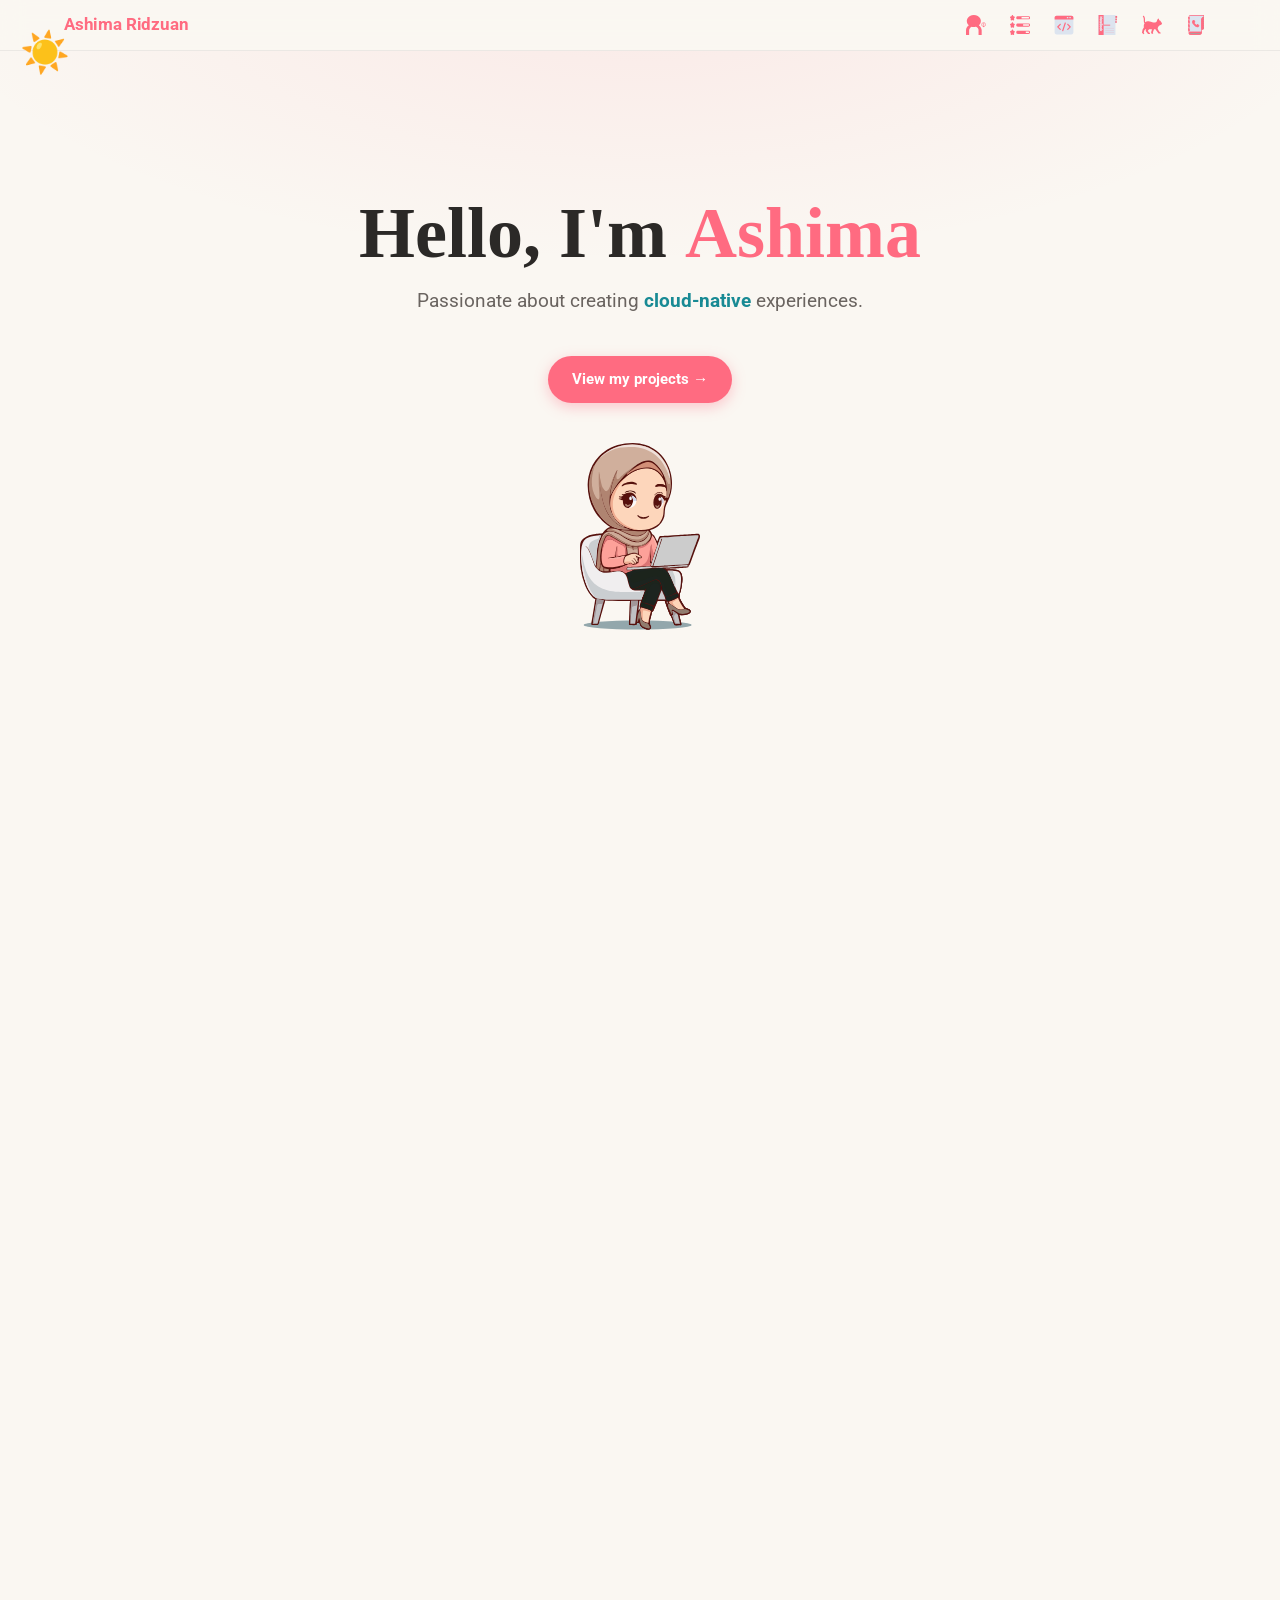
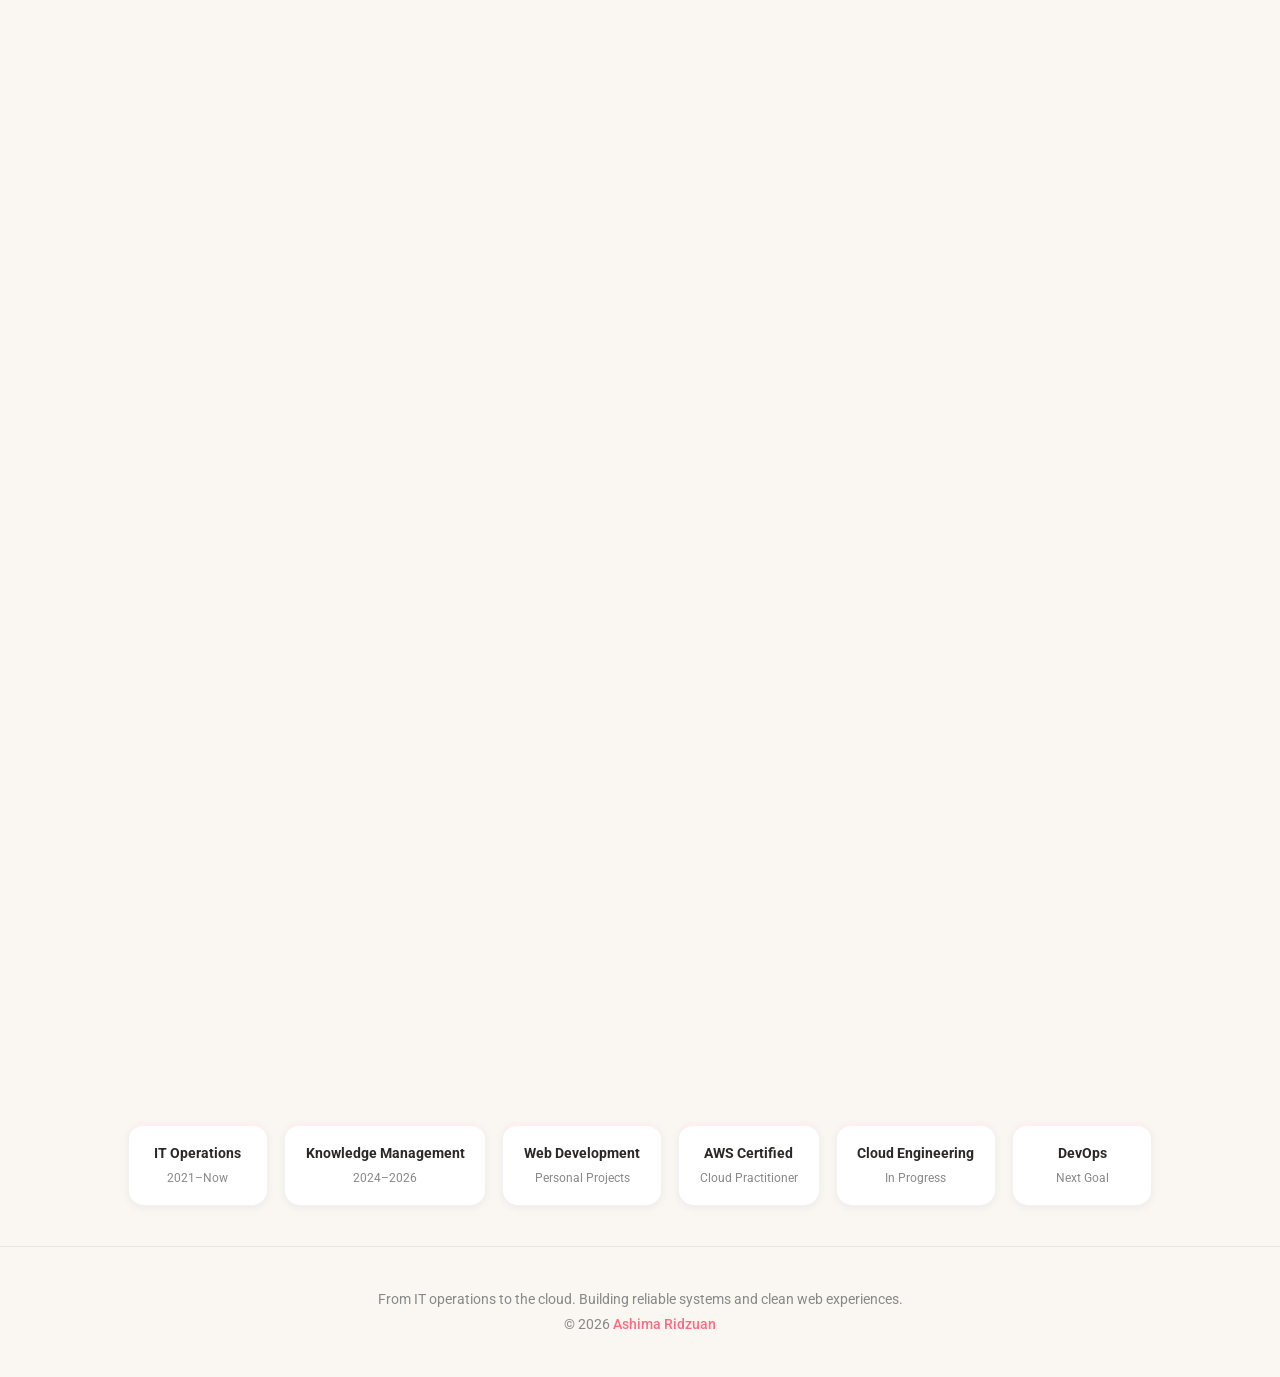
<file: index.html>
<!DOCTYPE html>
<html lang="en">
<head>
<meta charset="UTF-8">
<meta name="google-site-verification" content="95PTpnsGTVh3wC7aJR4b4453OIDSJb0Elz6aOqmv4CI" />
<meta name="viewport" content="width=device-width, initial-scale=1.0">
<title>Ashima Ridzuan</title>
<meta name="description" content="Portfolio of Ashima Ridzuan, an IT Operations Analyst transitioning into Cloud Engineering and DevOps. AWS Cloud Practitioner certified, with web development skills in HTML, CSS, JavaScript, and React.">

<!-- Open Graph / Social Sharing -->
<meta property="og:type" content="website">
<meta property="og:url" content="https://ashimaridzuan.github.io/">
<meta property="og:title" content="Ashima Ridzuan | IT Operations Analyst → Cloud Engineer & Web Developer">
<meta property="og:description" content="IT Operations Analyst transitioning into Cloud Engineering and DevOps. AWS Cloud Practitioner certified. Building scalable web apps and cloud-based solutions.">
<meta property="og:image" content="./src/assets/images/AshimaRidzuan_avatar.svg">
<meta name="twitter:card" content="summary">
<meta name="author" content="Ashima Ridzuan">
<meta name="keywords" content="Ashima Ridzuan, IT Operations Analyst, Cloud Engineer, DevOps Engineer, Web Developer, AWS, Cloud Practitioner, Solutions Architect, JavaScript, HTML, CSS, React, Malaysia">
<link rel="canonical" href="https://ashimaridzuan.github.io/">

<!-- Structured Data: Person -->
<script type="application/ld+json">
{
  "@context": "https://schema.org",
  "@type": "Person",
  "name": "Ashima Ridzuan",
  "url": "https://ashimaridzuan.github.io/",
  "sameAs": [
    "https://github.com/ashimaridzuan",
    "https://www.linkedin.com/in/ashima-ridzuan"
  ],
  "jobTitle": "IT Operations Analyst | Aspiring Cloud Engineer & DevOps",
  "description": "IT Operations Analyst transitioning into Cloud Engineering and DevOps, with web development skills. AWS Cloud Practitioner certified and preparing for AWS Solutions Architect Associate.",
  "knowsAbout": ["Cloud Computing", "AWS", "DevOps", "IT Operations", "Infrastructure", "HTML", "CSS", "JavaScript", "React", "Front-End Development", "AI Agent Development", "Knowledge Management", "Technical Support"]
}
</script>

<!-- Favicon -->
<link rel="icon" href="./src/assets/meta/favicon_tab_clover.svg">
<link rel="manifest" href="./src/assets/meta/favicon_io/site.webmanifest">

<!-- Google Fonts -->
<link href="https://fonts.googleapis.com/css2?family=Roboto:wght@400;500;700&family=Schoolbell&display=swap" rel="stylesheet">
<link rel="stylesheet" href="./src/styles/main.css">
<script src="./src/javascript/main.js" defer></script>

<!-- Google Analytics -->
<script async src="https://www.googletagmanager.com/gtag/js?id=G-LZVR5P2F0S"></script>
<script>
  window.dataLayer = window.dataLayer || [];
  function gtag(){dataLayer.push(arguments);}
  gtag('js', new Date());
  gtag('config', 'G-LZVR5P2F0S');
</script>
</head>
<body>

<header>
  <!-- Sun Easter Egg -->
  <div id="sun-container" aria-hidden="true">
    ☀️
    <div id="sun-instruction">Drag away</div>
  </div>
  <div id="sun-overlay"></div>
  <div id="candle-popup">🕯️</div>

  <strong class="top-word"><a href="#">Ashima Ridzuan</a></strong>

  <nav aria-label="Main navigation">
    <a href="#about" aria-label="About Me">
      <img src="./src/assets/icons/Base/Pink_icon_aboutMe.svg" alt="" width="20" height="20">
      <span class="nav-tooltip">About</span>
    </a>
    <a href="#skills" aria-label="Skills">
      <img src="./src/assets/icons/Base/Pink_icon_skills.svg" alt="" width="20" height="20">
      <span class="nav-tooltip">Skills</span>
    </a>
    <a href="#projects" aria-label="Projects">
      <img src="./src/assets/icons/Base/Pink_icon_code.svg" alt="" width="20" height="20">
      <span class="nav-tooltip">Projects</span>
    </a>
    <a href="#notes" aria-label="Notes">
      <img src="./src/assets/icons/Base/Pink_icon_notes.svg" alt="" width="20" height="20">
      <span class="nav-tooltip">Notes</span>
    </a>
    <a href="#playground" aria-label="Playground">
      <img src="./src/assets/icons/Base/Pink_icon_playground.svg" alt="" width="20" height="20">
      <span class="nav-tooltip">Playground</span>
    </a>
    <a href="#contact" aria-label="Contact">
      <img src="./src/assets/icons/Base/Pink_icon_contact.svg" alt="" width="20" height="20">
      <span class="nav-tooltip">Contact</span>
    </a>
  </nav>
</header>

<section class="hero">
  <h1 id="hero-text">Hello, I'm <span class="hero-hover ashima-bouncy">Ashima</span></h1>
  <p>Passionate about creating <span class="scroll-keywords"></span> experiences.</p>
  <div class="hero-cta">
    <a href="#projects" class="hero-btn hero-btn--primary">View my projects →</a>
  </div>
  <div class="ashima-character">
    <img src="./src/assets/images/AshimaRidzuan_avatar.svg" alt="Ashima character illustration" id="ashima_character_svg" width="120">
    <div class="ashima-thoughtbubble" id="ashima-thoughtbubble"></div>
  </div>
</section>

<section id="about">
  <h2>
    <img src="./src/assets/icons/Base/Pink_icon_aboutMe.svg" alt="" width="24" height="24">
    About Me
  </h2>
  <p>My journey started in IT Operations, from technical support to knowledge management and case management. I learned that good technology keeps systems running and helps people solve problems fast. Now I'm channeling that operations experience into Cloud Engineering and DevOps. AWS Certified Cloud Practitioner with web development experience in HTML, CSS, and JavaScript. Currently pursuing AWS Solutions Architect Associate while building cloud-native applications and automation projects on AWS. <img src="./src/assets/meta/favicon_tab_clover.svg" alt="" width="15" class="inline-icon"></p>

  <div class="about-timeline">
    <div class="about-timeline__item">
      <div class="about-timeline__year">2021</div>
      <div class="about-timeline__content">
        <strong>IT Solution Consultant</strong>
      </div>
    </div>
    <div class="about-timeline__item">
      <div class="about-timeline__year">2023</div>
      <div class="about-timeline__content">
        <strong>Infra Tech Support</strong>
      </div>
    </div>
    <div class="about-timeline__item">
      <div class="about-timeline__year">2024</div>
      <div class="about-timeline__content">
        <strong>Knowledge Management</strong>
      </div>
    </div>
    <div class="about-timeline__item">
      <div class="about-timeline__year">2026</div>
      <div class="about-timeline__content">
        <strong>Case Management</strong>
      </div>
    </div>
    <div class="about-timeline__item about-timeline__item--current">
      <div class="about-timeline__year">Now</div>
      <div class="about-timeline__content">
        <strong>Cloud Engineering & DevOps <span class="about-timeline__badge">Learning & Building</span></strong>
      </div>
    </div>
  </div>
</section>

<section id="skills">
  <h2>
    <img src="./src/assets/icons/Base/Pink_icon_skills.svg" alt="" width="24" height="24">
    Skills and Technologies
  </h2>
  <div class="skills">
    <div class="skill">
      <h4>Cloud & DevOps</h4>
      <div class="skill-list">
        <div class="skill-item"><span class="skill-icon" aria-hidden="true"><img src="./src/assets/icons/Skills/aws.svg" alt="" width="20" height="20"></span><span>Amazon Web Services</span></div>
      </div>
    </div>

    <div class="skill">
      <h4>Front-End Development</h4>
      <div class="skill-list">
        <div class="skill-item"><span class="skill-icon" aria-hidden="true"><img src="./src/assets/icons/Skills/html.svg" alt="" width="20" height="20"></span><span>HTML</span></div>
        <div class="skill-item"><span class="skill-icon" aria-hidden="true"><img src="./src/assets/icons/Skills/css.svg" alt="" width="20" height="20"></span><span>CSS</span></div>
        <div class="skill-item"><span class="skill-icon" aria-hidden="true"><img src="./src/assets/icons/Skills/javascript.svg" alt="" width="20" height="20"></span><span>JavaScript</span></div>
        <!-- <div class="skill-item"><span class="skill-icon" aria-hidden="true"><img src="./src/assets/icons/Skills/typescript.svg" alt="" width="20" height="20"></span><span>TypeScript</span></div> -->
        <div class="skill-item"><span class="skill-icon" aria-hidden="true"><img src="./src/assets/icons/Skills/react.svg" alt="" width="20" height="20"></span><span>React</span></div>
        <div class="skill-item"><span class="skill-icon" aria-hidden="true"><img src="./src/assets/icons/Skills/responsive-design.svg" alt="" width="20" height="20"></span><span>Responsive Design</span></div>
        <div class="skill-item"><span class="skill-icon" aria-hidden="true"><img src="./src/assets/icons/Skills/accessibility.svg" alt="" width="20" height="20"></span><span>Accessibility</span></div>
      </div>
    </div>

    <div class="skill">
      <h4>UI Framework & Design Systems</h4>
      <div class="skill-list">
        <div class="skill-item"><span class="skill-icon" aria-hidden="true"><img src="./src/assets/icons/Skills/bootstrap.svg" alt="" width="20" height="20"></span><span>Bootstrap</span></div>
        <div class="skill-item"><span class="skill-icon" aria-hidden="true"><img src="./src/assets/icons/Skills/tailwind.svg" alt="" width="20" height="20"></span><span>Tailwind CSS</span></div>
        <div class="skill-item"><span class="skill-icon" aria-hidden="true"><img src="./src/assets/icons/Skills/css-architecture.svg" alt="" width="20" height="20"></span><span>CSS Architecture</span></div>
        <div class="skill-item"><span class="skill-icon" aria-hidden="true"><img src="./src/assets/icons/Skills/BEM.svg" alt="" width="20" height="20"></span><span>BEM</span></div>
        <div class="skill-item"><span class="skill-icon" aria-hidden="true"><img src="./src/assets/icons/Skills/sass.svg" alt="" width="20" height="20"></span><span>Sass</span></div>
        <div class="skill-item"><span class="skill-icon" aria-hidden="true"><img src="./src/assets/icons/Skills/figma.svg" alt="" width="20" height="20"></span><span>Figma</span></div>
      </div>
    </div>

    <div class="skill">
      <h4>AI Integration</h4>
      <div class="skill-list">
        <div class="skill-item"><span class="skill-icon" aria-hidden="true"><img src="./src/assets/icons/Skills/ai.svg" alt="" width="20" height="20"></span><span>AI Agent Development</span></div>
        <div class="skill-item"><span class="skill-icon" aria-hidden="true"><img src="./src/assets/icons/Skills/prompt.svg" alt="" width="20" height="20"></span><span>Prompt Engineering</span></div>
      </div>
    </div>

    <div class="skill">
      <h4>Programming Languages</h4>
      <div class="skill-list">
        <!-- <div class="skill-item"><span class="skill-icon" aria-hidden="true"><img src="./src/assets/icons/Skills/nodejs.svg" alt="" width="20" height="20"></span><span>Node.js</span></div> -->
        <!-- <div class="skill-item"><span class="skill-icon" aria-hidden="true"><img src="./src/assets/icons/Skills/php.svg" alt="" width="20" height="20"></span><span>PHP</span></div> -->
        <div class="skill-item"><span class="skill-icon" aria-hidden="true"><img src="./src/assets/icons/Skills/python.svg" alt="" width="20" height="20"></span><span>Python</span></div>
        <div class="skill-item"><span class="skill-icon" aria-hidden="true"><img src="./src/assets/icons/Skills/cplusplus.svg" alt="" width="20" height="20"></span><span>C++</span></div>
      </div>
    </div>

    <div class="skill">
      <h4>UX & KB Structuring</h4>
      <div class="skill-list">
        <div class="skill-item"><span class="skill-icon" aria-hidden="true"><img src="./src/assets/icons/Skills/information-architecture.svg" alt="" width="20" height="20"></span><span>Information Architecture</span></div>
        <div class="skill-item"><span class="skill-icon" aria-hidden="true"><img src="./src/assets/icons/Skills/knowledge.svg" alt="" width="20" height="20"></span><span>Knowledge Base Structuring</span></div>
        <div class="skill-item"><span class="skill-icon" aria-hidden="true"><img src="./src/assets/icons/Skills/wireframe.svg" alt="" width="20" height="20"></span><span>Wireframing</span></div>
      </div>
    </div>
  </div>
</section>

<section id="projects">
  <h2>
    <img src="./src/assets/icons/Base/Pink_icon_code.svg" alt="" width="24" height="24">
    Projects and Case Studies
  </h2>
  <div class="projects">
    <a class="project-card" href="./src/pages/Project_JSD_Support_AI_Agent.html">
      <h4>JSD Support AI Agent</h4>
      <p>Built an AI-powered support assistant using Microsoft Copilot Studio to help L1 analysts get instant answers to end user queries, troubleshoot issues, and provide how-to guidance from official sources.</p>
      <div class="project-card-skills">
        <span>Microsoft Copilot</span>
        <span>Prompt Engineering</span>
        <span>Generative AI</span>
      </div>
    </a>

    <a class="project-card" href="./src/pages/Project_Catatan_Tajwid.html">
      <h4>Catatan Tajwid</h4>
      <p>An interactive Tajwid reference site with a built-in quiz, progress tracker, and dark mode. Designed to make learning the rules of Quranic recitation clearer, structured, and more engaging.</p>
      <div class="project-card-skills">
        <span>HTML</span>
        <span>CSS</span>
        <span>JavaScript</span>
        <span>Dark Mode</span>
      </div>
    </a>

    <a class="project-card" href="https://github.com/ashimaridzuan/App-for-Production-Testing-Optimization-and-Build-Automation" target="_blank" rel="noopener noreferrer">
      <h4>Frontend Build & Test Automation</h4>
      <p>Production-ready frontend workflow demonstrating DevOps fundamentals. Automated E2E testing with Cypress, task automation with Gulp, module bundling with Parcel, and code quality with ESLint.</p>
      <span class="project-card-status">Project</span>
      <div class="project-card-skills">
        <span>Cypress</span>
        <span>Gulp</span>
        <span>Parcel</span>
        <span>ESLint</span>
        <span>JavaScript</span>
      </div>
    </a>

    <a class="project-card" href="https://github.com/ashimaridzuan/servicenow-labs" target="_blank" rel="noopener noreferrer">
      <h4>ServiceNow System Administration Lab</h4>
      <p>Hands-on lab simulating ServiceNow System Administrator tasks. Platform theming, configuring lists, forms and fields, and building secure table data structures.</p>
      <span class="project-card-status">Lab</span>
      <div class="project-card-skills">
        <span>ServiceNow</span>
        <span>ITSM</span>
        <span>Platform Administration</span>
      </div>
    </a>
  </div>
</section>

<section id="certifications">
  <h2>
    <img src="./src/assets/icons/Base/Pink_icon_skills.svg" alt="" width="24" height="24">
    Certifications
  </h2>
  <div class="certifications">
    <a class="cert-card" href="https://www.credly.com/earner/earned/badge/4ea0a15d-0f93-43a8-85f4-fe59c568ef4f" target="_blank" rel="noopener noreferrer">
      <div class="cert-card__logo">
        <img src="./src/assets/icons/Skills/aws.svg" alt="AWS" width="44" height="44">
      </div>
      <div class="cert-card__info">
        <h4>AWS Certified Cloud Practitioner</h4>
        <span>Amazon Web Services</span>
      </div>
      <span class="cert-card__link">Verify ↗</span>
    </a>

    <a class="cert-card" href="https://www.credly.com/earner/earned/badge/2ba52c4c-1778-4a25-b2f2-4835a487d67e" target="_blank" rel="noopener noreferrer">
      <div class="cert-card__logo">
        <img src="./src/assets/icons/Skills/google.svg" alt="Google" width="44" height="44">
      </div>
      <div class="cert-card__info">
        <h4>Certified Partner Specialist — Gemini Enterprise Agent Development</h4>
        <span>Google</span>
      </div>
      <span class="cert-card__link">Verify ↗</span>
    </a>

    <a class="cert-card" href="https://www.udacity.com/certificate/e/347aa4e2-f078-11f0-9171-6b64bd950844" target="_blank" rel="noopener noreferrer">
      <div class="cert-card__logo">
        <img src="./src/assets/icons/Skills/udacity.svg" alt="Udacity" width="44" height="44">
      </div>
      <div class="cert-card__info">
        <h4>Front End Web Developer</h4>
        <span>Udacity</span>
      </div>
      <span class="cert-card__link">Verify ↗</span>
    </a>

    <a class="cert-card" href="https://www.credly.com/earner/earned/badge/f490430e-d5f0-4885-872a-436141ce0027" target="_blank" rel="noopener noreferrer">
      <div class="cert-card__logo">
        <img src="./src/assets/icons/Skills/anthropic.svg" alt="Anthropic" width="44" height="44">
      </div>
      <div class="cert-card__info">
        <h4>Claude Certified Associate — Foundations</h4>
        <span>Anthropic</span>
      </div>
      <span class="cert-card__link">Verify ↗</span>
    </a>
  </div>
</section>

<section id="notes">
  <h2>
    <img src="./src/assets/icons/Base/Pink_icon_notes.svg" alt="" width="24" height="24">
    Notes
  </h2>

  <div class="notes-grid">
    <a class="note-card" href="https://ashimaridzuan.github.io/js-fundamentals-notes/" target="_blank" rel="noopener noreferrer">
      <span class="note-card__tag">JavaScript</span>
      <h4>JS Fundamentals Notes</h4>
      <p>JavaScript fundamentals. Variables, functions, scope, arrays, and more.</p>
      <span class="note-card__link">Read notes ↗</span>
    </a>
  </div>
</section>

<section id="playground" class="playground">
  <h2>
    <img src="./src/assets/icons/Base/Pink_icon_playground.svg" alt="" width="24" height="24">
    Mini-Playground
  </h2>

  <div class="whack-a-cat-container">
    <h3>Whack-a-Cat! 🐱</h3>
    <p>Click at least 10 cats in 20 seconds!</p>
    <div class="score">Score: <span id="score">0</span></div>
    <div class="timer">Time: <span id="time">20</span>s</div>
    <div class="game-grid">
      <div class="hole" data-index="0"></div>
      <div class="hole" data-index="1"></div>
      <div class="hole" data-index="2"></div>
      <div class="hole" data-index="3"></div>
      <div class="hole" data-index="4"></div>
      <div class="hole" data-index="5"></div>
      <div class="hole" data-index="6"></div>
      <div class="hole" data-index="7"></div>
      <div class="hole" data-index="8"></div>
    </div>
    <div class="game-buttons">
      <button id="startBtn">Start Game</button>
      <button id="endBtn">End Game</button>
    </div>
    <div id="gameMessage" class="game-message"></div>
  </div>

  <div class="playground_catlost">
    <h3>Cat Lost! 😿</h3>
    <p>Help our little furball find its way home!</p>
    <div class="scene_catlost" id="scene_catlost">
      <div class="cat_catlost" id="cat_catlost">
        🐈
        <div class="catlost_thought" id="catlost_thought"></div>
      </div>
      <div class="house_catlost" id="house_catlost">🏠</div>
    </div>
  </div>
</section>

<section id="contact" class="contact">
  <h2>
    <img src="./src/assets/icons/Base/Pink_icon_contact.svg" alt="" width="24" height="24">
    Contact Me
  </h2>
  <p class="contact-intro">Have a project or idea in mind? Let's connect.</p>
  <div class="contact-links">
    <a href="mailto:shimain_ridzuan@yahoo.com">✉ Email</a>
    <a href="https://www.linkedin.com/in/ashima-ridzuan" target="_blank" rel="noopener noreferrer">LinkedIn</a>
    <a href="https://github.com/ashimaridzuan" target="_blank" rel="noopener noreferrer">GitHub</a>
  </div>
</section>

<div class="footer-timeline">
  <div class="timeline-step">
    <strong>IT Operations</strong>
    <small>2021–Now</small>
  </div>
  <div class="timeline-step">
    <strong>Knowledge Management</strong>
    <small>2024–2026</small>
  </div>
  <div class="timeline-step">
    <strong>Web Development</strong>
    <small>Personal Projects</small>
  </div>
  <div class="timeline-step">
    <strong>AWS Certified</strong>
    <small>Cloud Practitioner</small>
  </div>
  <div class="timeline-step">
    <strong>Cloud Engineering</strong>
    <small>In Progress</small>
  </div>
  <div class="timeline-step">
    <strong>DevOps</strong>
    <small>Next Goal</small>
  </div>
</div>

<footer>
  <p>From IT operations to the cloud. Building reliable systems and clean web experiences.</p>
  <p>© 2026 <a href="https://www.linkedin.com/in/ashima-ridzuan" target="_blank" rel="noopener noreferrer">Ashima Ridzuan</a></p>
</footer>

</body>
</html>
</file>
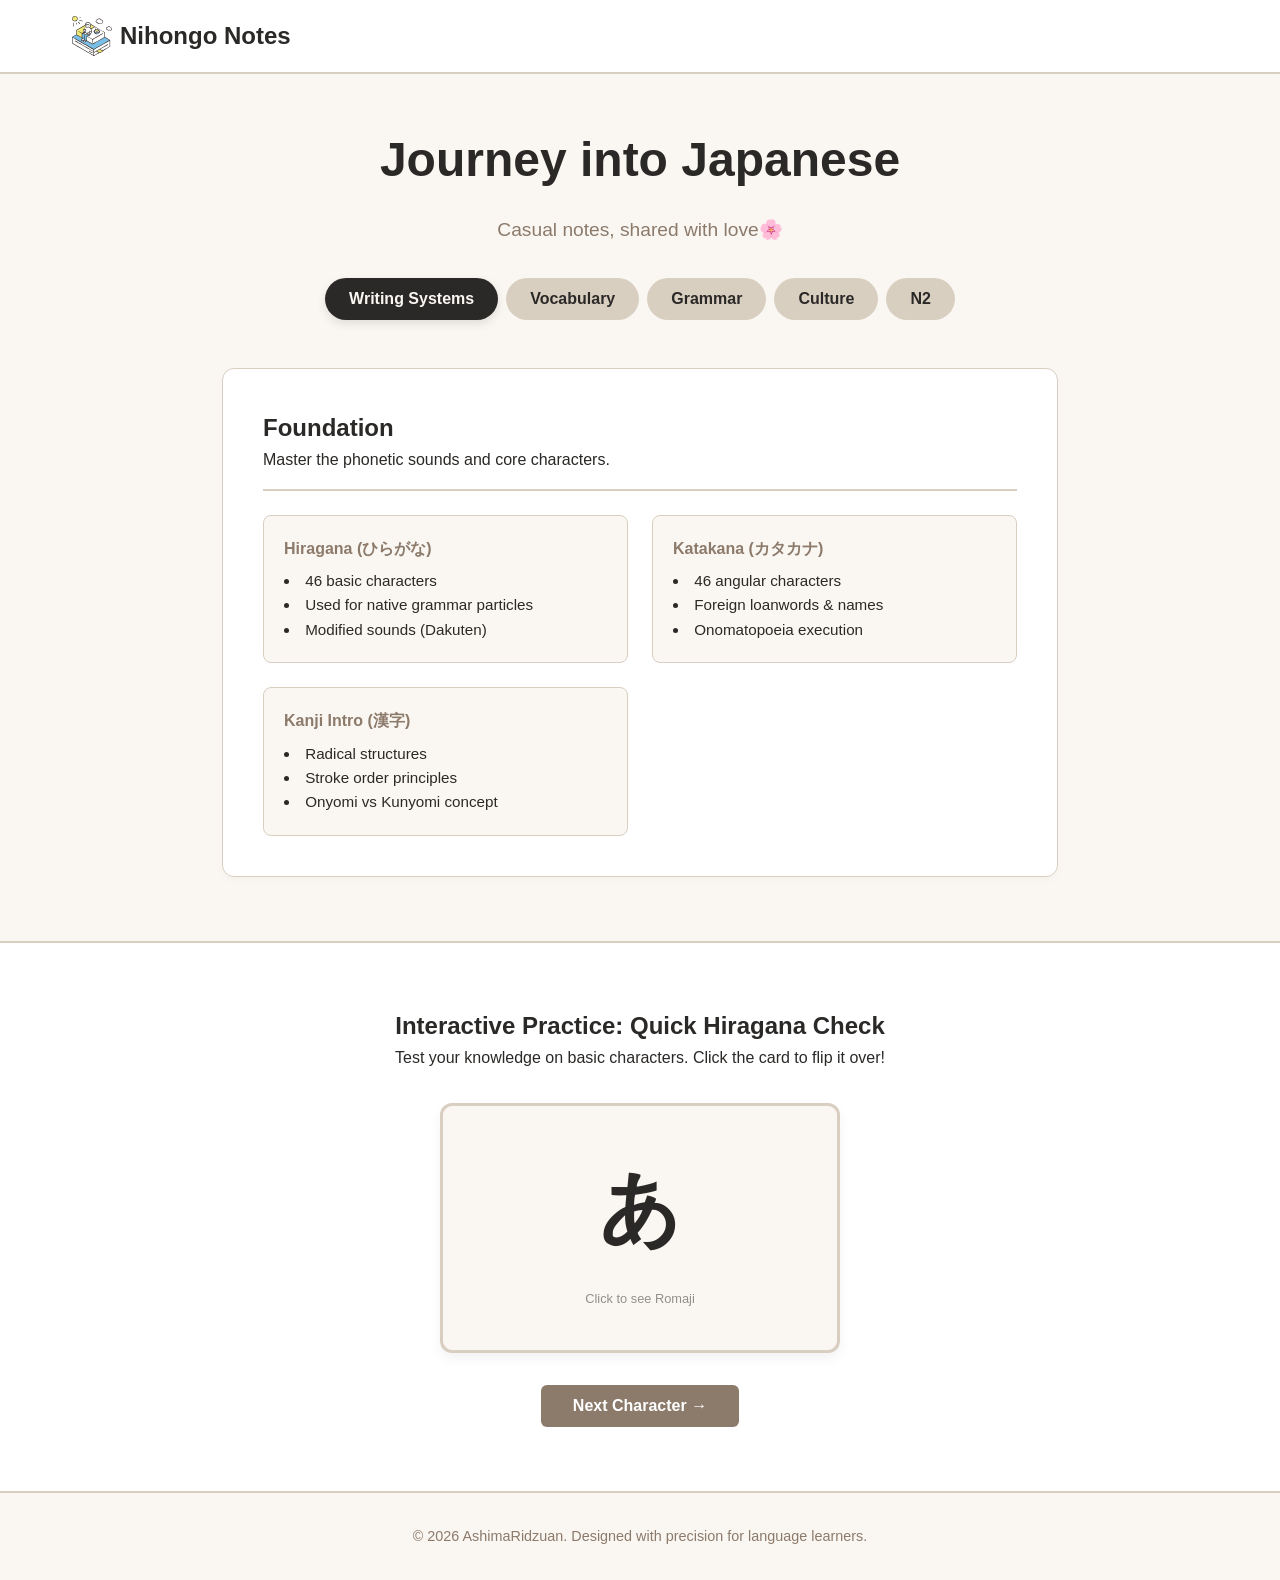
<file: Notes/JapaneseLanguage/nihongo.html>
<!DOCTYPE html>
<html lang="en">
    <meta charset="UTF-8">
    <meta name="viewport" content="width=device-width, initial-scale=1.0">
    <title>Nihongo Notes | Learn Japanese</title>
<!-- Favicon -->
<link rel="icon" href="../../assets/J_studyJapanese.svg" image/x-icon">

    <link rel="stylesheet" href="./nihongostyle.css">
    <script src="./nihongoscript.js" defer></script>
  </head>
<body>

    <header>
        <div class="nav-container">
            <div class="logo"><!--<span>あ</span> !--><img src="../../assets/J_studyJapanese.svg" width="40" height="40" viewbox="0 0 24 24">Nihongo Notes</div>
          <!---
            <nav>
                <ul>
                    <li><a href="#roadmap">Roadmap</a></li>
                    <li><a href="#practice">Quick Practice</a></li>
                </ul>
            </nav>
            !-->
        
        </div>
    </header>

    <main class="hero">
        <h1>Journey into Japanese</h1>
        <p>Casual notes, shared with love🌸</p>
        
        <div class="roadmap-tabs" id="roadmap">
            <button class="tab-btn active" onclick="switchLevel('kana')">Writing Systems</button>
            <button class="tab-btn" onclick="switchLevel('n5')">Vocabulary</button>
            <button class="tab-btn" onclick="switchLevel('n4')">Grammar</button>
            <button class="tab-btn" onclick="switchLevel('n3')">Culture</button>
            <button class="tab-btn" onclick="switchLevel('n2')">N2</button>
        </div>
    </main>

    <section class="level-content">
        
        <div id="panel-kana" class="level-panel active">
            <div class="level-header">
              <!--  <span class="level-badge">Step 1</span> !-->
                <h2>Foundation</h2>
                <p>Master the phonetic sounds and core characters.</p>
            </div>
            <div class="module-list">
                <div class="module-card">
                    <h4>Hiragana (ひらがな)</h4>
                    <ul>
                        <li>46 basic characters</li>
                        <li>Used for native grammar particles</li>
                        <li>Modified sounds (Dakuten)</li>
                    </ul>
                </div>
                <div class="module-card">
                    <h4>Katakana (カタカナ)</h4>
                    <ul>
                        <li>46 angular characters</li>
                        <li>Foreign loanwords & names</li>
                        <li>Onomatopoeia execution</li>
                    </ul>
                </div>
                <div class="module-card">
                    <h4>Kanji Intro (漢字)</h4>
                    <ul>
                        <li>Radical structures</li>
                        <li>Stroke order principles</li>
                        <li>Onyomi vs Kunyomi concept</li>
                    </ul>
                </div>
            </div>
        </div>

        <div id="panel-n5" class="level-panel">
            <div class="level-header">
                <span class="level-badge">JLPT N5</span>
                <h2>The Novice Horizon</h2>
                <p>Begin understanding basic, structured expressions and simple daily sentences.</p>
            </div>
            <div class="module-list">
                <div class="module-card">
                    <h4>Grammar Essentials</h4>
                    <ul>
                        <li>Particles: は, が, を, に, で</li>
                        <li>Polite Form (~ます / ~です)</li>
                        <li>Existence (ある & いる)</li>
                    </ul>
                </div>
                <div class="module-card">
                    <h4>Kanji & Vocab</h4>
                    <ul>
                        <li>~100 Basic Kanji</li>
                        <li>~800 Vocabulary Words</li>
                        <li>Numbers & Time parameters</li>
                    </ul>
                </div>
            </div>
        <p></p>
        <p></p>
        <br>
             <div class="level-header">
                <span class="level-badge">JLPT N4</span>
                <h2>The Daily Communicator</h2>
                <p>Transition from perfectly polite textbook sentences into casual, natural interactions.</p>
            </div>
            <div class="module-list">
                <div class="module-card">
                    <h4>Grammar Extensions</h4>
                    <ul>
                        <li>Casual speech conjugation</li>
                        <li>The Te-Form (~て) links</li>
                        <li>Potential form ("can do")</li>
                    </ul>
                </div>
                <div class="module-card">
                    <h4>Kanji & Vocab</h4>
                    <ul>
                        <li>~300 Intermediate Kanji</li>
                        <li>~1,500 Situational Words</li>
                        <li>Basic relative clause chains</li>
                    </ul>
                </div>
            </div>
        </div>

        <div id="panel-n4" class="level-panel">
            <div class="level-header">
                <span class="level-badge">JLPT N4</span>
                <h2>The Daily Communicator</h2>
                <p>Transition from perfectly polite textbook sentences into casual, natural interactions.</p>
            </div>
            <div class="module-list">
                <div class="module-card">
                    <h4>Grammar Extensions</h4>
                    <ul>
                        <li>Casual speech conjugation</li>
                        <li>The Te-Form (~て) links</li>
                        <li>Potential form ("can do")</li>
                    </ul>
                </div>
                <div class="module-card">
                    <h4>Kanji & Vocab</h4>
                    <ul>
                        <li>~300 Intermediate Kanji</li>
                        <li>~1,500 Situational Words</li>
                        <li>Basic relative clause chains</li>
                    </ul>
                </div>
            </div>
        </div>

        
        <div id="panel-n3" class="level-panel">
            <div class="level-header">
                <span class="level-badge">Traditions & Festivals</span>
                <h2>Festivals throught the Seasons</h2>
                <p>From blossoms to fireworks, a year of joy</p>
            </div>
            <div class="module-list">
                <div class="module-card">
                    <h4>🌸 Hanami (花見) — Cherry Blossom Viewing</h4>
                    <ul>
                        <li>Season: Spring (late March–early April, depending on region)</li>
                        <li>Tradition: Families, friends, and coworkers gather under blooming cherry trees to picnic, sing, and enjoy the fleeting beauty of sakura.</li>
                        <li>Symbolism: Sakura blossoms represent the impermanence of life — they bloom beautifully but briefly.</li>
                        <li>Fun Detail: People often reserve spots in parks with picnic mats the night before, especially in Tokyo’s Ueno Park or Kyoto’s Maruyama Park.</li>
                    </ul>
                </div>
                <div class="module-card">
                    <h4>🎆 Matsuri (祭り) — Local Festivals</h4>
                    <ul>
                        <li>Season: Year‑round, but summer is most famous.</li>
                        <li>Tradition: Communities celebrate with parades, portable shrines (mikoshi), food stalls, fireworks, and traditional dances.</li>
                        <li>Examples:

<ul><li>Gion Matsuri (Kyoto): One of Japan’s biggest, with giant floats.</li>

<li>Nebuta Matsuri (Aomori): Enormous lantern floats shaped like warriors.</li></ul>
                        </li>
                        <li>Fun Detail: Festival food is a highlight — takoyaki (octopus balls), yakisoba (fried noodles), and kakigōri (shaved ice).</li>
                    </ul>
                </div>

                      <div class="module-card">
                    <h4>🎍 Oshōgatsu (お正月) — New Year</h4>
                    <ul>
                        <li>Season: January 1–3 (the most important holiday).</li>
                        <li>Tradition: Families visit shrines (hatsumōde), eat special dishes called osechi ryōri, and decorate homes with pine and bamboo (kadomatsu).
                        </li>
                        <li>Symbolism: Renewal, good fortune, and family unity.</li>
                        <li>Fun Detail: Children receive otoshidama — envelopes with money — from parents and relatives.</li>
                    </ul>
                </div>

            </div>
        </div>

        <div id="panel-n2" class="level-panel">
            <div class="level-header">
                <span class="level-badge">JLPT N2</span>
                <h2>Business & Advanced Literacy</h2>
                <p>Attain the capability to read newspapers, discuss abstract topics, and work comfortably in Japanese settings.</p>
            </div>
            <div class="module-list">
                <div class="module-card">
                    <h4>Professional Grammar</h4>
                    <ul>
                        <li>Written/Formal text constraints</li>
                        <li>Keigo (Honorific & Humble)</li>
                        <li>Advanced logic connectors</li>
                    </ul>
                </div>
                <div class="module-card">
                    <h4>Comprehensive Core</h4>
                    <ul>
                        <li>~1,200 High-tier Kanji</li>
                        <li>~6,000 Academic Words</li>
                        <li>Uninhibited native video ingestion</li>
                    </ul>
                </div>
            </div>
        </div>

    </section>

    <section class="practice-section" id="practice">
        <h2>Interactive Practice: Quick Hiragana Check</h2>
        <p>Test your knowledge on basic characters. Click the card to flip it over!</p>

        <div class="flashcard-container">
            <div class="flashcard" id="card" onclick="flipCard()">
                <div class="card-face card-front">
                    <span class="kana" id="kana-display">あ</span>
                    <span style="font-size: 0.8rem; opacity: 0.5; margin-top: 1rem;">Click to see Romaji</span>
                </div>
                <div class="card-face card-back">
                    <span class="romaji" id="romaji-display">a</span>
                    <span class="hint" id="hint-display">Pronounced like "ah" in car</span>
                </div>
            </div>
        </div>

        <button class="action-btn" onclick="nextCard(event)">Next Character →</button>
    </section>

    <footer>
        <p>&copy; 2026 AshimaRidzuan. Designed with precision for language learners.</p>
    </footer>

    
</body>
</html>
</file>
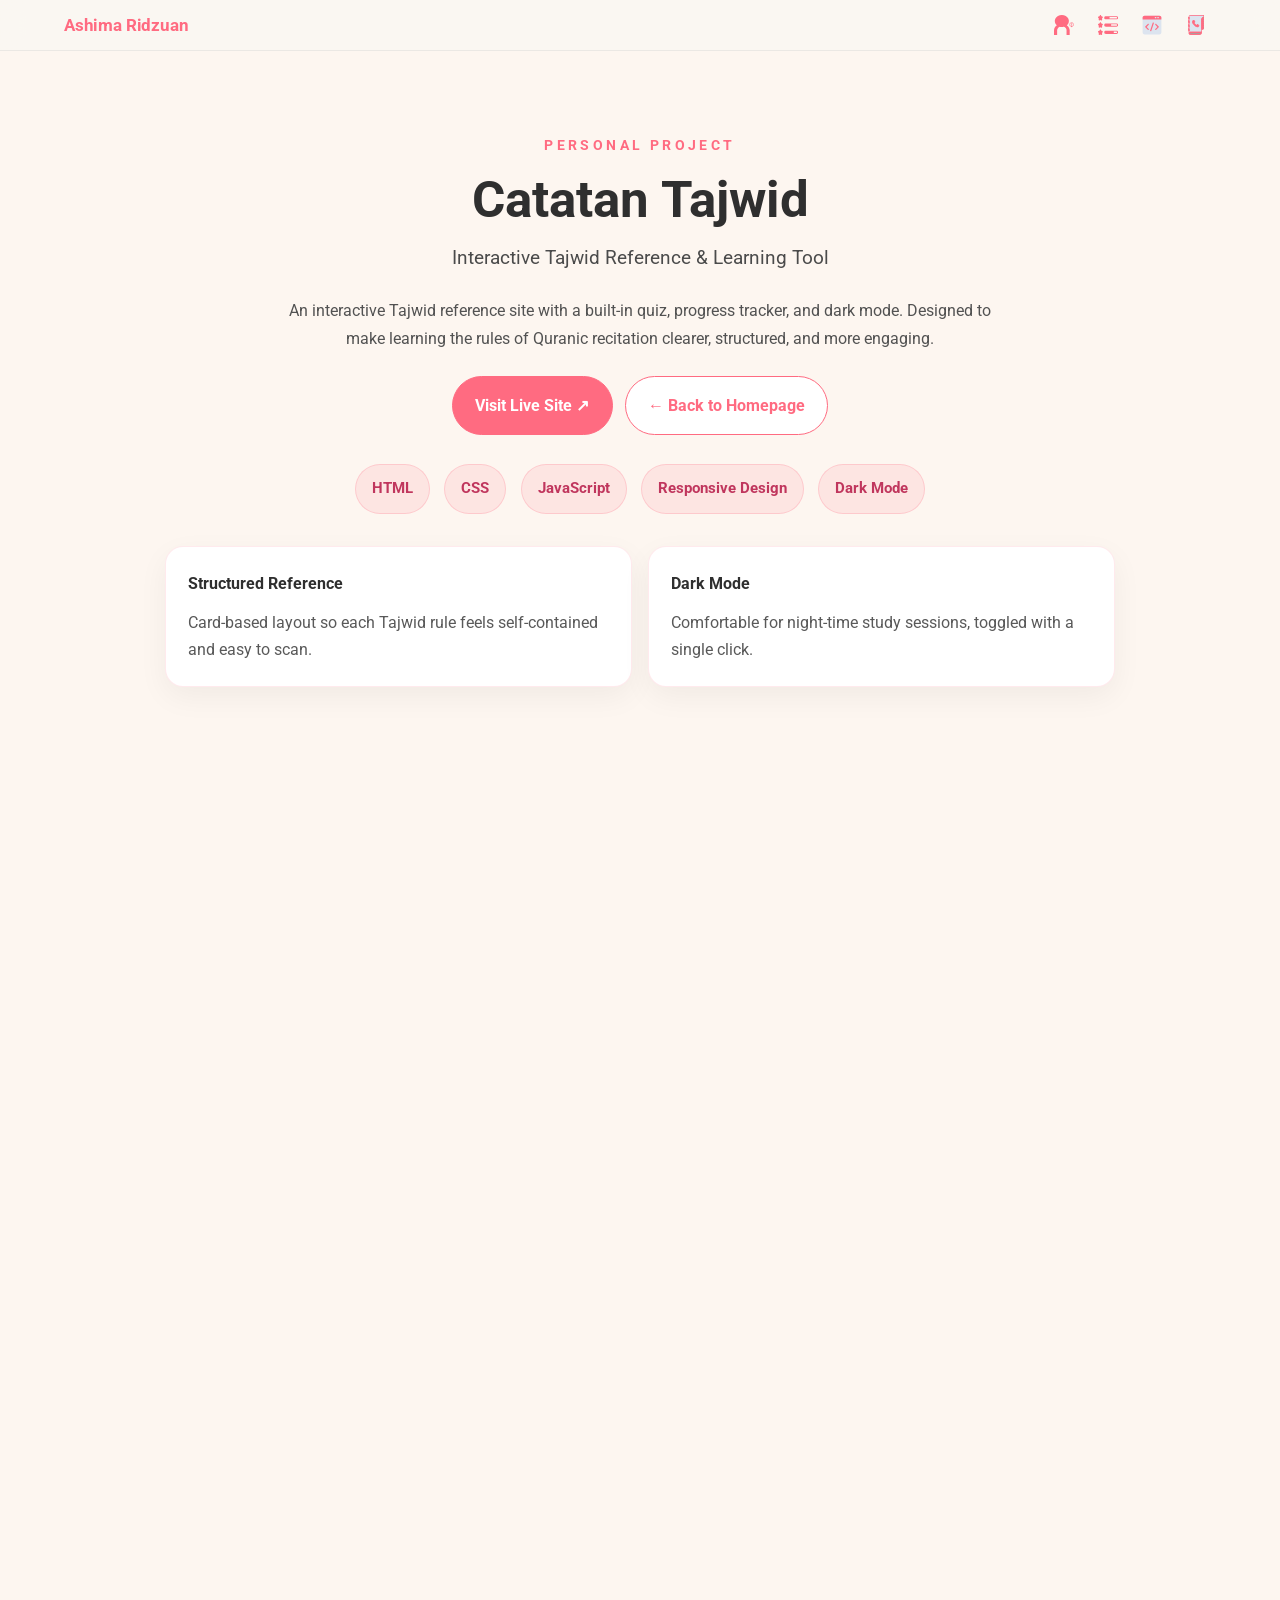
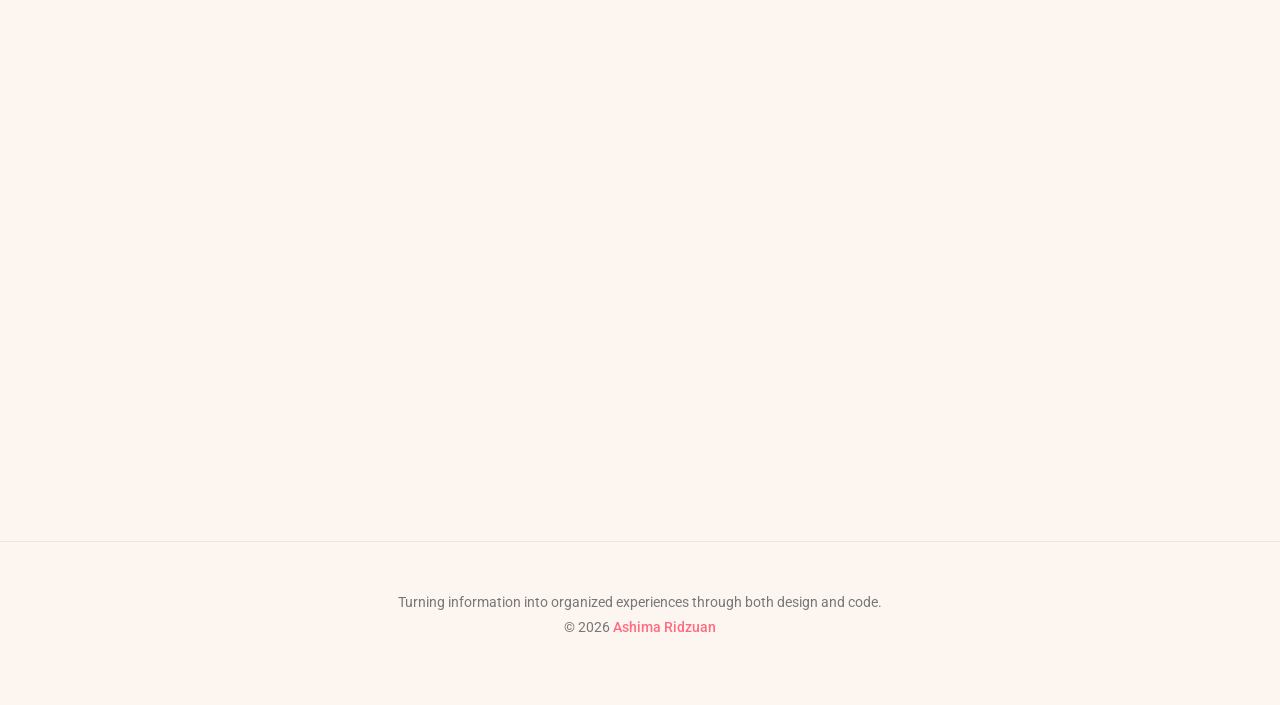
<file: src/pages/Project_Catatan_Tajwid.html>
<!DOCTYPE html>
<html lang="en">
<head>
  <meta charset="UTF-8">
  <meta name="viewport" content="width=device-width, initial-scale=1.0">
  <title>Catatan Tajwid | Ashima Ridzuan</title>
  <meta name="description" content="Catatan Tajwid — an interactive Tajwid reference site with built-in quiz, progress tracker, and dark mode by Ashima Ridzuan.">
  <link rel="icon" href="../assets/meta/favicon_tab_clover.svg">
  <link href="https://fonts.googleapis.com/css2?family=Roboto&family=Schoolbell&display=swap" rel="stylesheet">
  <link rel="stylesheet" href="../styles/main.css">
  <link rel="stylesheet" href="../styles/Project_Catatan_Tajwid.css">
</head>
<body>
  <header>
    <div>
      <strong class="top-word"><a href="https://ashimaridzuan.github.io/">Ashima Ridzuan</a></strong>
    </div>
    <nav aria-label="Main navigation">
      <a href="https://ashimaridzuan.github.io/#about" aria-label="About Me">
        <img src="../assets/icons/Base/Pink_icon_aboutMe.svg" alt="" width="20" height="20">
        <span class="nav-tooltip">About</span>
      </a>
      <a href="https://ashimaridzuan.github.io/#skills" aria-label="Skills">
        <img src="../assets/icons/Base/Pink_icon_skills.svg" alt="" width="20" height="20">
        <span class="nav-tooltip">Skills</span>
      </a>
      <a href="https://ashimaridzuan.github.io/#projects" aria-label="Projects">
        <img src="../assets/icons/Base/Pink_icon_code.svg" alt="" width="20" height="20">
        <span class="nav-tooltip">Projects</span>
      </a>
      <a href="https://ashimaridzuan.github.io/#contact" aria-label="Contact">
        <img src="../assets/icons/Base/Pink_icon_contact.svg" alt="" width="20" height="20">
        <span class="nav-tooltip">Contact</span>
      </a>
    </nav>
  </header>

  <main class="project-case-page">

    <!-- Hero -->
    <section class="project-case-hero">
      <div class="hero-copy">
        <span class="project-label">PERSONAL PROJECT</span>
        <h1>Catatan Tajwid</h1>
        <p class="project-subtitle">Interactive Tajwid Reference & Learning Tool</p>
        <p class="project-summary">An interactive Tajwid reference site with a built-in quiz, progress tracker, and dark mode. Designed to make learning the rules of Quranic recitation clearer, structured, and more engaging.</p>
        <div class="project-actions">
          <a class="button primary" href="https://ashimaridzuan.github.io/catatan-tajwid/" target="_blank" rel="noopener noreferrer">Visit Live Site ↗</a>
          <a class="button secondary" href="https://ashimaridzuan.github.io/">← Back to Homepage</a>
        </div>
        <div class="badge-row">
          <span class="badge">HTML</span>
          <span class="badge">CSS</span>
          <span class="badge">JavaScript</span>
          <span class="badge">Responsive Design</span>
          <span class="badge">Dark Mode</span>
        </div>
        <div class="project-highlights">
          <!-- <div class="highlight-card">
            <strong>Interactive Quiz</strong>
            <p>Test knowledge with built-in quizzes for each Tajwid rule — read, answer, and move on.</p>
          </div> !-->
          <div class="highlight-card">
            <strong>Structured Reference</strong>
            <p>Card-based layout so each Tajwid rule feels self-contained and easy to scan.</p>
          </div>

          <!-- <div class="highlight-card">
            <strong>Progress Tracker</strong>
            <p>Track which rules you've studied across sessions using localStorage — no login needed.</p>
          </div> !-->

          <div class="highlight-card">
            <strong>Dark Mode</strong>
            <p>Comfortable for night-time study sessions, toggled with a single click.</p>
          </div>
          
        </div>
      </div>
    </section>

    <!-- Screenshots -->
    <section class="project-mockup-section">
      <div class="hero-visual">
        <figure class="image-figure">
          <div class="screenshot-placeholder">
            <span>Screenshots coming soon</span>
          </div>
          <figcaption>Catatan Tajwid — interface preview coming soon.</figcaption>
        </figure>
      </div>
    </section>

    <!-- Case Study -->
    <section class="project-case-details">

      <article class="detail-block">
        <h3>Why I Built This</h3>
        <p>I wanted a clean, modern reference that I'd actually enjoy using myself. Something that feels closer to a study note than a scanned textbook. As someone learning alongside building, this project let me combine two things I care about: improving my own Tajwid and practising front-end development.</p>
      </article>

      <article class="detail-block">
        <h3>Design Decisions</h3>
        <div class="solution-section">
          <p>The layout is intentionally minimal, so it easy to read without visual clutter. Each rule lives in its own card, making the content feel self-contained and scannable rather than overwhelming.</p>
        </div>
        <!-- <div class="solution-section">
          <p>The quiz mechanic was kept deliberately simple: read the rule, answer a question, move on. No timers, no penalties — just reinforcement. The progress tracker uses localStorage so your progress persists between sessions without needing any backend or login.</p>
        </div>  !-->
      </article>

      <article class="detail-block">
        <h3>Challenges</h3>
        <ul class="challenge-list">
          <li><strong>Bilingual layout:</strong> Structuring Arabic text alongside English explanations without it feeling misaligned or awkward required careful CSS handling of right-to-left text direction within a left-to-right layout.</li>
          <li><strong>Client-side quiz logic:</strong> Building a quiz system that works entirely without a backend meant managing all state in JavaScript and making sure question randomisation felt fair.</li>
          <li><strong>Persistent progress:</strong> The progress tracker needed to remember what you'd studied between visits — solved using localStorage with a simple key-value structure per rule.</li>
        </ul>
      </article>
<!--
      <article class="detail-block">
        <h3>Thinking Behind It</h3>
        <p>This is a passion project. I wanted to prove to myself that I could build something fully functional from scratch — from content architecture to front-end logic — and that learning tools don't have to be dry or boring. Islamic education deserves the same level of thoughtful UX that goes into any other learning platform, and this is my small step toward that.</p>
      </article>
!-->

    </section>
  </main>

  <footer>
    <p>Turning information into organized experiences through both design and code.</p>
    <p>© 2026 <a href="https://www.linkedin.com/in/ashima-ridzuan" target="_blank" rel="noreferrer">Ashima Ridzuan</a></p>
  </footer>

  <script src="../javascript/main.js" defer></script>
</body>
</html>
</file>
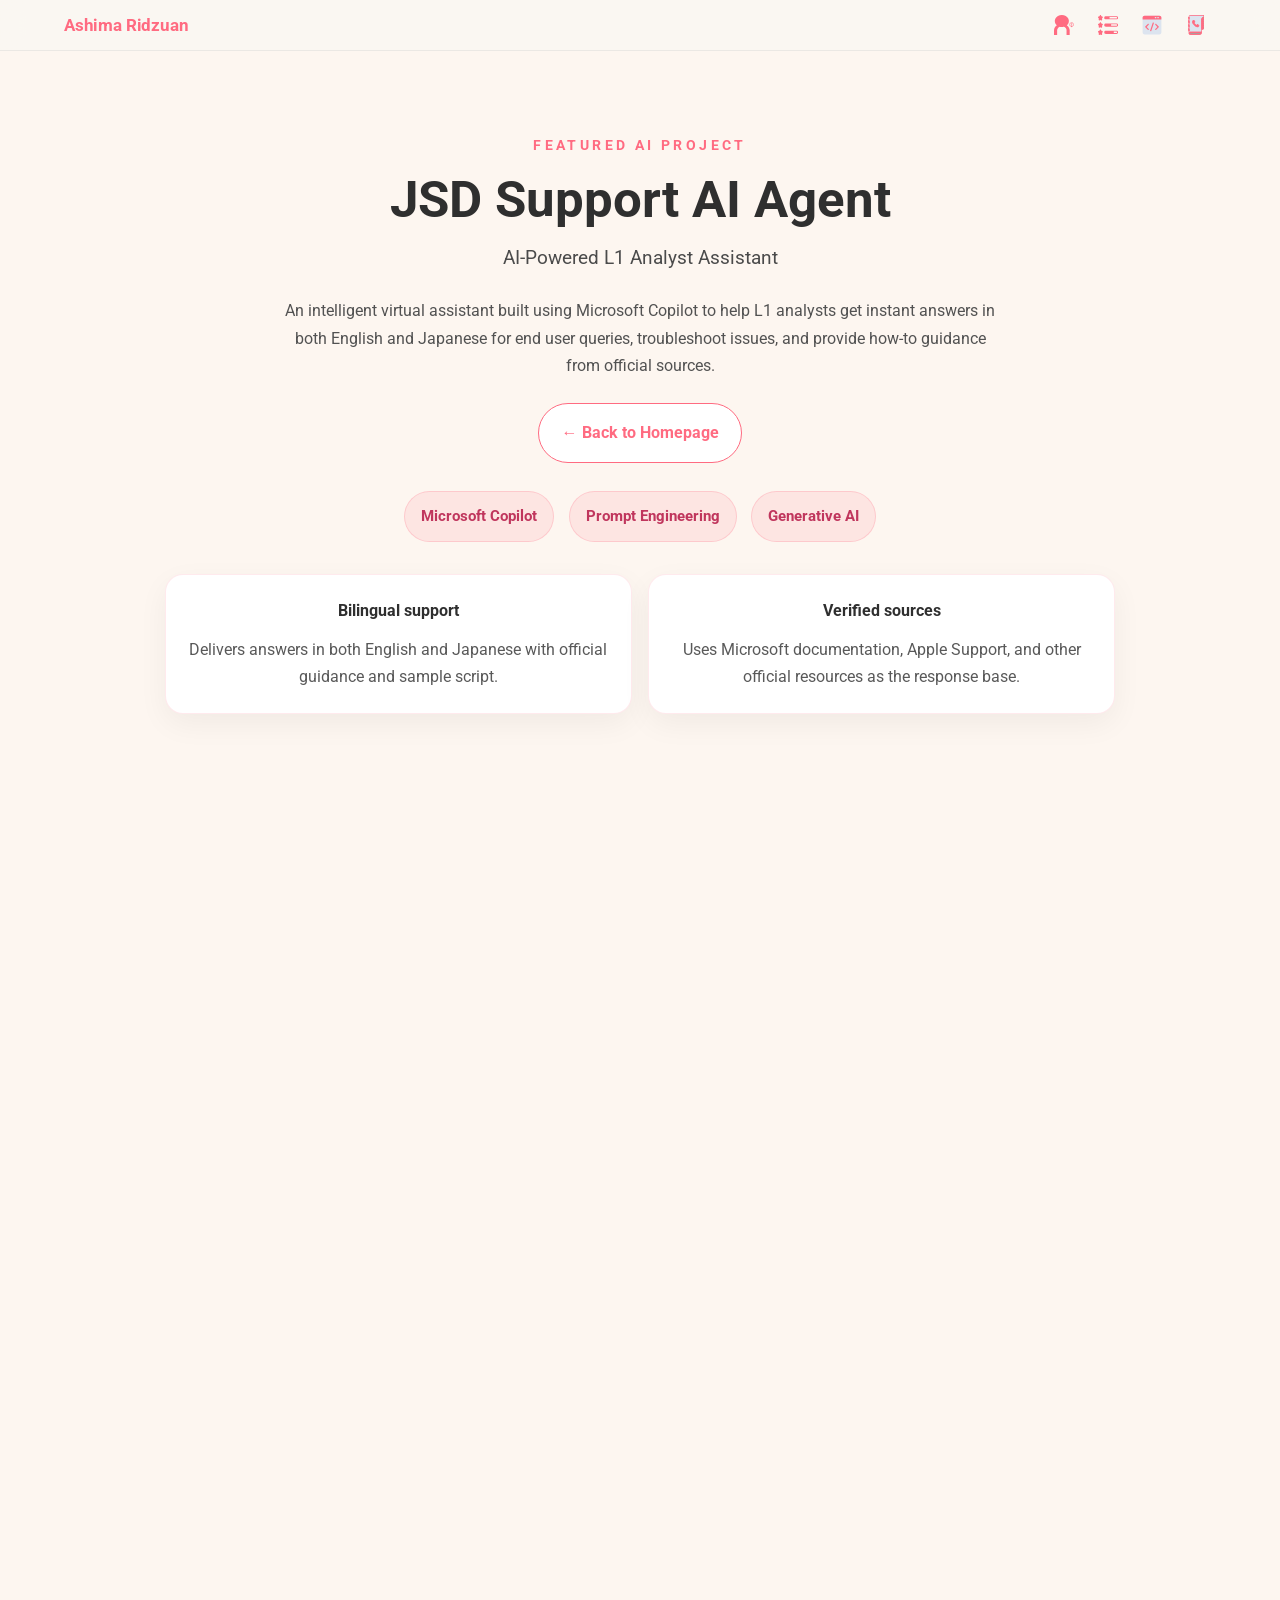
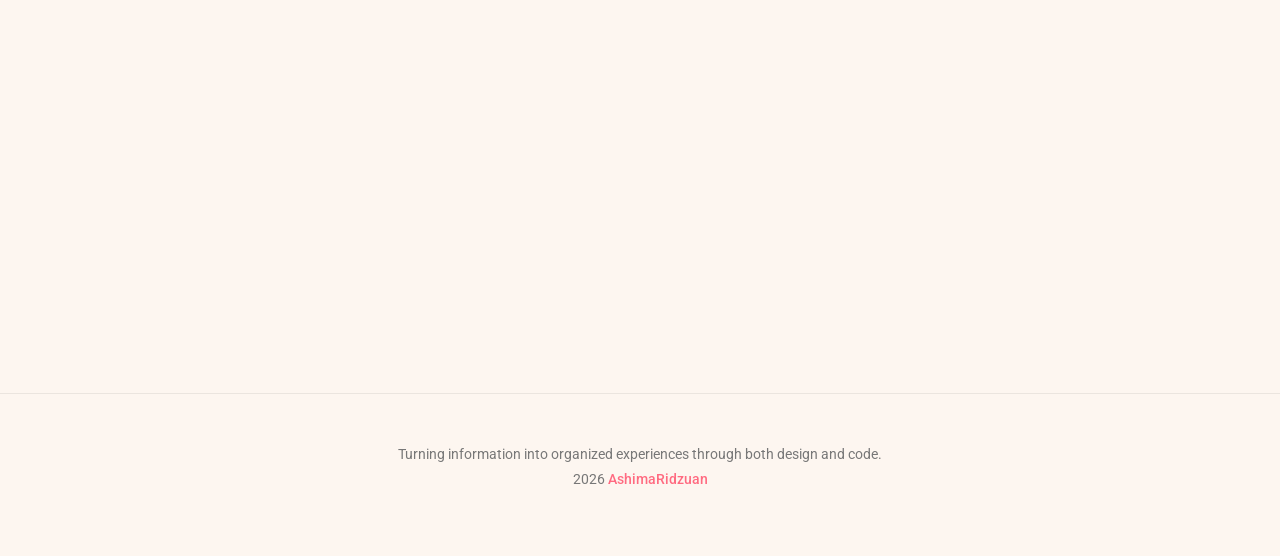
<file: src/pages/Project_JSD_Support_AI_Agent.html>
<!DOCTYPE html>
<html lang="en">
<head>
  <meta charset="UTF-8">
  <meta name="viewport" content="width=device-width, initial-scale=1.0">
  <title>JSD Support AI Agent | Ashima Ridzuan</title>
  <link rel="icon" href="../assets/meta/favicon_tab_clover.svg" x-icon>
  <link href="https://fonts.googleapis.com/css2?family=Roboto&family=Schoolbell&display=swap" rel="stylesheet">
  <link rel="stylesheet" href="../styles/main.css">
  <link rel="stylesheet" href="../styles/Project_JSD_Support_AI_Agent.css">
</head>
<body>
  <header>
    <div>
      <strong class="top-word"><a href="https://ashimaridzuan.github.io/">Ashima Ridzuan</a></strong>
    </div>
    <nav aria-label="Main navigation">
      <a href="https://ashimaridzuan.github.io/#about" aria-label="About Me">
        <img src="../assets/icons/Base/Pink_icon_aboutMe.svg" alt="" width="20" height="20">
        <span class="nav-tooltip">About</span>
      </a>
      <a href="https://ashimaridzuan.github.io/#skills" aria-label="Skills">
        <img src="../assets/icons/Base/Pink_icon_skills.svg" alt="" width="20" height="20">
        <span class="nav-tooltip">Skills</span>
      </a>
      <a href="https://ashimaridzuan.github.io/#projects" aria-label="Projects">
        <img src="../assets/icons/Base/Pink_icon_code.svg" alt="" width="20" height="20">
        <span class="nav-tooltip">Projects</span>
      </a>
      <a href="https://ashimaridzuan.github.io/#contact" aria-label="Contact">
        <img src="../assets/icons/Base/Pink_icon_contact.svg" alt="" width="20" height="20">
        <span class="nav-tooltip">Contact</span>
      </a>
    </nav>
  </header>

  <main class="project-case-page">
    <section class="project-case-hero">
      <div class="hero-copy">
        <span class="project-label">FEATURED AI PROJECT</span>
        <h1>JSD Support AI Agent</h1>
        <p class="project-subtitle">AI-Powered L1 Analyst Assistant</p>
        <p class="project-summary">An intelligent virtual assistant built using Microsoft Copilot to help L1 analysts get instant answers in both English and Japanese for end user queries, troubleshoot issues, and provide how-to guidance from official sources.</p>
        <div class="project-actions">
          <a class="button secondary" href="https://ashimaridzuan.github.io/">← Back to Homepage</a>
        </div>
        <div class="badge-row">
          <span class="badge">Microsoft Copilot</span>
          <span class="badge">Prompt Engineering</span>
          <span class="badge">Generative AI</span>
        </div>
        <div class="project-highlights">
          <div class="highlight-card">
            <strong>Bilingual support</strong>
            <p>Delivers answers in both English and Japanese with official guidance and sample script.</p>
          </div>
          <!-- <div class="highlight-card">
            <strong>Fast triage</strong>
            <p>Helps L1 analysts resolve common issues quickly and consistently.</p>
          </div>
          !-->
          <div class="highlight-card">
            <strong>Verified sources</strong>
            <p>Uses Microsoft documentation, Apple Support, and other official resources as the response base.</p>
          </div>
        </div>
      </div>
    </section>

    <section class="project-mockup-section">
      <div class="hero-visual">
        <figure class="image-figure">
          <div class="image-grid">
            <figure>
              <img src="../assets/images/JSD Support AI Agent_1.png" alt="JSD Support AI Agent screenshot 1">
            </figure>
            <figure>
              <img src="../assets/images/JSD Support AI Agent_2.png" alt="JSD Support AI Agent screenshot 2">
            </figure>
          </div>
          <figcaption>Snippet of JSD Support AI Agent interface and description.</figcaption>
        </figure>
      </div>
    </section>

    <section class="project-case-details">
      <article class="detail-block">
        <h3>Problem Statement</h3>
        <p>Existing KBs has limitations in covering every suppport scenario, troubleshooting guide and "how-to" procedure.
          As a result, L1 analyst often need to search across multiple sources to find the right answer, which can be time-consuming and inconsistent.
            </article>

      <article class="detail-block">
        <h3>Solution</h3>
        <div class="solution-section">
        <!-- <h3>Description</h3>  !-->
          <p>This project uses Microsoft Copilot to build a conversational support assistant that understands intent in two languages, retrieves verified knowledge sources, and gives concise, helpful answers. The agent is designed for L1 analyst interaction, troubleshooting, and guided how-to advice.</p>
        </div>
        <!-- <div class="solution-section">
          <h3>Workflow</h3>
          <ol>
            <li>The user submits a query in English or Japanese through the service desk interface.</li>
            <li>The agent analyzes the intent, identifies the issue category, and selects official documentation.</li>
            <li>A bilingual response is generated with clear troubleshooting steps, links, and guidance.</li>
            <li>If needed, the agent suggests escalation notes and next actions for L2 support.</li>
          </ol>
          !-->
        </div>
      </article>
    </section>
  </main>

  <footer>
    <p>Turning information into organized experiences through both design and code.</p>
    <p>2026 <a href="https://www.linkedin.com/in/ashima-ridzuan" target="_blank" rel="noreferrer">AshimaRidzuan</a></p>
  </footer>
  <script src="../javascript/main.js" defer></script>
  <script src="../javascript/Project_JSD_Support_AI_Agent.js" defer></script>
</body>
</html>
</file>
<file: src/styles/main.css>
/* =========================================
   DESIGN TOKENS
   ========================================= */
:root {
  --color-bg:           #FAF7F2;
  --color-surface:      #ffffff;
  --color-text:         #2B2927;
  --color-muted:        #888;
  --color-accent:       #FF6B81;
  --color-accent-light: rgba(255, 107, 129, 0.11);
  --color-accent-border:rgba(255, 107, 129, 0.22);
  --color-accent-dark:  #c0365d;
  --color-teal:         #188A94;

  --shadow-sm:  0 2px 8px  rgba(0,0,0,0.05);
  --shadow-md:  0 4px 20px rgba(0,0,0,0.08);
  --shadow-lg:  0 8px 32px rgba(0,0,0,0.12);

  --radius-sm:   8px;
  --radius-md:   12px;
  --radius-lg:   16px;
  --radius-pill: 999px;

  --transition: 0.25s ease;
}

/* =========================================
   RESET & BASE
   ========================================= */
*, *::before, *::after {
  margin: 0; padding: 0; box-sizing: border-box;
}

html { scroll-behavior: smooth; }

body {
  background: var(--color-bg);
  color: var(--color-text);
  font-family: 'Roboto', sans-serif;
  line-height: 1.65;
}

a { text-decoration: none; color: inherit; }

img { display: block; max-width: 100%; height: auto; }

.inline-icon {
  display: inline;
  vertical-align: middle;
}

/* =========================================
   HEADER & NAV
   ========================================= */
header {
  display: flex;
  justify-content: space-between;
  align-items: center;
  padding: 0.3rem 5%;
  background: rgba(250, 247, 242, 0.88);
  backdrop-filter: blur(12px);
  -webkit-backdrop-filter: blur(12px);
  position: sticky;
  top: 0;
  z-index: 100;
  border-bottom: 1px solid rgba(0, 0, 0, 0.06);
}

.top-word a {
  font-weight: 700;
  font-size: 1.05rem;
  color: var(--color-accent);
  letter-spacing: -0.01em;
}

nav {
  display: flex;
  gap: 0.25rem;
  align-items: center;
  flex-wrap: wrap;
}

nav a {
  position: relative;
  display: flex;
  align-items: center;
  justify-content: center;
  width: 40px;
  height: 40px;
  border-radius: var(--radius-md);
  transition: background var(--transition);
}

nav a:hover,
nav a:focus-visible,
nav a.nav-active {
  background: var(--color-accent-light);
  outline: none;
}

nav a.nav-active::after {
  content: '';
  position: absolute;
  bottom: 4px;
  left: 50%;
  transform: translateX(-50%);
  width: 4px;
  height: 4px;
  border-radius: 50%;
  background: var(--color-accent);
}

nav a img { pointer-events: none; }

.nav-tooltip {
  position: absolute;
  bottom: -2.2rem;
  left: 50%;
  transform: translateX(-50%);
  background: var(--color-text);
  color: #fff;
  font-size: 0.7rem;
  font-weight: 600;
  padding: 0.2rem 0.55rem;
  border-radius: var(--radius-sm);
  white-space: nowrap;
  opacity: 0;
  pointer-events: none;
  transition: opacity var(--transition);
}

nav a:hover .nav-tooltip,
nav a:focus-visible .nav-tooltip { opacity: 1; }

/* =========================================
   FLOATING WORDS
   ========================================= */
.top-word, .hero-hover {
  position: relative;
  display: inline-block;
  cursor: pointer;
  color: var(--color-accent);
  font-weight: 700;
}

.floating-word {
  position: absolute;
  top: -25px;
  left: 50%;
  transform: translateX(-50%);
  font-size: 0.85rem;
  color: var(--color-accent);
  animation: floatUpWord 1.2s forwards;
  pointer-events: none;
  white-space: nowrap;
}

@keyframes floatUpWord {
  0%   { transform: translateX(-50%) translateY(0)    scale(0.7); opacity: 1; }
  50%  { transform: translateX(-50%) translateY(-15px) scale(1.2); opacity: 1; }
  100% { transform: translateX(-50%) translateY(-50px) scale(1);   opacity: 0; }
}

/* =========================================
   HERO
   ========================================= */
.hero {
  position: relative;
  display: flex;
  flex-direction: column;
  align-items: center;
  justify-content: center;
  min-height: 82vh;
  text-align: center;
  padding: 4rem 1.5rem 5rem;
  background: radial-gradient(ellipse 80% 55% at 50% -10%, rgba(255, 107, 129, 0.1) 0%, transparent 70%);
  opacity: 1 !important;
  transform: none !important;
}

.hero h1 {
  font-family: 'Schoolbell', cursive;
  font-size: clamp(2.6rem, 6vw, 4.5rem);
  margin-bottom: 0.9rem;
  cursor: pointer;
  line-height: 1.1;
}

.ashima-bouncy {
  display: inline-block;
  color: var(--color-accent);
  animation: bounce 2.2s ease-in-out infinite;
}

.hero p {
  font-size: clamp(1rem, 2vw, 1.2rem);
  color: #6a6460;
  margin-bottom: 2.5rem;
  line-height: 1.5;
}

.scroll-keywords {
  font-weight: 700;
  color: var(--color-teal);
  display: inline-block;
  min-width: 105px;
}

/* =========================================
   HERO CTA
   ========================================= */
.hero-cta {
  display: flex;
  gap: 0.75rem;
  flex-wrap: wrap;
  justify-content: center;
  margin-bottom: 2rem;
}

.hero-btn {
  display: inline-flex;
  align-items: center;
  padding: 0.7rem 1.5rem;
  border-radius: var(--radius-pill);
  font-weight: 700;
  font-size: 0.95rem;
  transition: transform var(--transition), box-shadow var(--transition), background var(--transition);
}

.hero-btn--primary {
  background: var(--color-accent);
  color: #fff;
  box-shadow: 0 4px 14px rgba(255, 107, 129, 0.35);
}

.hero-btn--primary:hover {
  background: #e85570;
  transform: translateY(-2px);
  box-shadow: 0 6px 20px rgba(255, 107, 129, 0.45);
}

.hero-btn--secondary {
  background: transparent;
  color: var(--color-accent);
  border: 1.5px solid var(--color-accent);
}

.hero-btn--secondary:hover {
  background: var(--color-accent-light);
  transform: translateY(-2px);
}

/* =========================================
   SECTIONS (scroll-reveal)
   ========================================= */
section:not(.hero) {
  padding: 5rem 5%;
  max-width: 1200px;
  margin: 0 auto;
  opacity: 0;
  transform: translateY(40px);
  transition: opacity 0.75s ease-out, transform 0.75s ease-out;
}
section:not(.hero).visible { opacity: 1; transform: translateY(0); }

section h2 {
  display: flex;
  align-items: center;
  gap: 0.6rem;
  font-size: clamp(1.55rem, 3vw, 2rem);
  margin-bottom: 2rem;
}

section h2 img { flex-shrink: 0; }

/* =========================================
   ABOUT
   ========================================= */
#about p {
  font-size: 1.05rem;
  line-height: 1.85;
  color: #4a4642;
}

/* =========================================
   ABOUT TIMELINE
   ========================================= */
.about-timeline {
  margin-top: 2.5rem;
  position: relative;
  max-width: 620px;
}

.about-timeline::before {
  content: '';
  position: absolute;
  left: 54px;
  top: 8px;
  bottom: 8px;
  width: 2px;
  background: linear-gradient(to bottom, var(--color-accent-light), var(--color-accent), var(--color-accent-light));
  border-radius: 2px;
}

.about-timeline__item {
  display: flex;
  gap: 1.5rem;
  align-items: flex-start;
  margin-bottom: 1.75rem;
  position: relative;
}

.about-timeline__item:last-child { margin-bottom: 0; }

.about-timeline__year {
  min-width: 44px;
  text-align: right;
  font-size: 0.78rem;
  font-weight: 700;
  color: var(--color-accent);
  padding-top: 0.3rem;
  flex-shrink: 0;
}

.about-timeline__item::after {
  content: '';
  position: absolute;
  left: 50px;
  top: 8px;
  width: 10px;
  height: 10px;
  border-radius: 50%;
  background: var(--color-surface);
  border: 2px solid var(--color-accent);
  z-index: 1;
}

.about-timeline__item--current::after {
  background: var(--color-accent);
}

.about-timeline__content {
  padding-left: 1rem;
  padding-top: 0.1rem;
}

.about-timeline__content strong {
  display: flex;
  align-items: center;
  gap: 0.5rem;
  flex-wrap: wrap;
  font-size: 0.97rem;
  color: var(--color-text);
  margin-bottom: 0.3rem;
}

.about-timeline__content p {
  font-size: 0.88rem;
  color: var(--color-muted);
  line-height: 1.6;
  max-width: 480px;
}

.about-timeline__list {
  margin-top: 0.4rem;
  padding-left: 1.1rem;
  font-size: 0.88rem;
  color: var(--color-muted);
  line-height: 1.6;
  max-width: 480px;
}

.about-timeline__list li {
  margin-bottom: 0.3rem;
}

.about-timeline__list li:last-child {
  margin-bottom: 0;
}

.about-timeline__badge {
  font-size: 0.72rem;
  font-weight: 700;
  background: var(--color-accent-light);
  border: 1px solid var(--color-accent-border);
  color: var(--color-accent-dark);
  padding: 0.15rem 0.55rem;
  border-radius: var(--radius-pill);
  white-space: nowrap;
}

body.sun_effect .about-timeline__content strong { color: #e8e4df; }
body.sun_effect .about-timeline__item::after { background: #1a1a1a; }
body.sun_effect .about-timeline__item--current::after { background: var(--color-accent); }

/* =========================================
   SKILLS
   ========================================= */
.skills {
  display: grid;
  grid-template-columns: repeat(auto-fit, minmax(260px, 1fr));
  gap: 1.25rem;
}

.skill {
  background: var(--color-surface);
  padding: 1.4rem 1.5rem;
  border-radius: var(--radius-lg);
  box-shadow: var(--shadow-sm);
  border: 1px solid rgba(0,0,0,0.04);
}

.skill h4 {
  margin-bottom: 1rem;
  color: var(--color-accent);
  font-size: 0.82rem;
  font-weight: 700;
  text-transform: uppercase;
  letter-spacing: 0.07em;
}

.skill-list {
  display: flex;
  flex-direction: column;
  gap: 0.45rem;
}

.skill-item {
  display: flex;
  align-items: center;
  gap: 0.65rem;
  padding: 0.5rem 0.8rem;
  border-radius: var(--radius-sm);
  background: var(--color-bg);
  font-size: 0.92rem;
  font-weight: 500;
  transition: background var(--transition);
}


.skill-icon {
  width: 24px;
  height: 24px;
  display: inline-flex;
  align-items: center;
  justify-content: center;
  flex-shrink: 0;
}

/* =========================================
   PROJECTS
   ========================================= */
.projects {
  display: grid;
  grid-template-columns: repeat(auto-fit, minmax(280px, 1fr));
  gap: 1.5rem;
}

.project-card {
  display: flex;
  flex-direction: column;
  text-align: left;
  background: var(--color-surface);
  padding: 1.6rem;
  border-radius: var(--radius-lg);
  box-shadow: var(--shadow-sm);
  border: 1px solid rgba(0,0,0,0.05);
  border-left: 3px solid var(--color-accent);
  transition: transform var(--transition), box-shadow var(--transition);
}

.project-card:hover {
  transform: translateY(-6px);
  box-shadow: var(--shadow-lg);
}

.project-card h4 {
  color: var(--color-accent);
  font-size: 1.05rem;
  margin-bottom: 0.75rem;
}

.project-card p {
  font-size: 0.93rem;
  color: #555;
  line-height: 1.65;
  flex: 1;
}

.project-card--wip {
  background: #f6f4f1;
  border: 1px solid #ddd;
  border-left: 3px solid #ccc;
}


.project-card--wip h4 { color: #666; }
.project-card--wip p  { color: #777; }

.project-card-status {
  display: inline-block;
  align-self: flex-start;
  margin-top: 1rem;
  margin-bottom: 0.4rem;
  padding: 0.18rem 0.55rem;
  border-radius: var(--radius-pill);
  background: #e2e0dc;
  color: #666;
  font-size: 0.68rem;
  font-weight: 700;
}

.project-card-skills {
  display: flex;
  flex-wrap: wrap;
  gap: 0.45rem;
  margin-top: 1.1rem;
}

.project-card-skills span {
  padding: 0.28rem 0.62rem;
  border-radius: var(--radius-pill);
  background: var(--color-accent);
  border: 1px solid var(--color-accent);
  color: #fff;
  font-weight: 700;
  font-size: 0.7rem;
}

/* =========================================
   CERTIFICATIONS
   ========================================= */
.certifications {
  display: flex;
  flex-direction: column;
  gap: 1rem;
}

.cert-card {
  display: flex;
  align-items: center;
  gap: 1.2rem;
  background: var(--color-surface);
  padding: 1.2rem 1.6rem;
  border-radius: var(--radius-lg);
  box-shadow: var(--shadow-sm);
  border: 1px solid rgba(0,0,0,0.05);
  border-left: 3px solid var(--color-accent);
  transition: transform var(--transition), box-shadow var(--transition);
}

.cert-card:hover {
  transform: translateY(-4px);
  box-shadow: var(--shadow-md);
}

.cert-card__logo {
  flex-shrink: 0;
  width: 48px;
  height: 48px;
  display: flex;
  align-items: center;
  justify-content: center;
}

.cert-card__logo img {
  width: 44px;
  height: 44px;
  object-fit: contain;
}

.cert-card__info {
  flex: 1;
}

.cert-card__info h4 {
  font-size: 1rem;
  color: var(--color-text);
  margin-bottom: 0.25rem;
}

.cert-card__info span {
  font-size: 0.85rem;
  color: var(--color-muted);
}

.cert-card__link {
  font-size: 0.82rem;
  font-weight: 700;
  color: var(--color-accent);
  white-space: nowrap;
  flex-shrink: 0;
}

/* =========================================
   PLAYGROUND
   ========================================= */
.whack-a-cat-container {
  max-width: 440px;
  margin: 0 auto;
  text-align: center;
}

.whack-a-cat-container h3,
.playground_catlost h3 {
  font-size: 1.2rem;
  margin-bottom: 0.4rem;
}

.whack-a-cat-container p,
.playground_catlost p {
  font-size: 0.93rem;
  color: var(--color-muted);
  margin-bottom: 0.75rem;
}

.game-grid {
  display: grid;
  grid-template-columns: repeat(3, 1fr);
  gap: 10px;
  margin: 1.1rem 0;
}

.hole {
  background: var(--color-bg);
  border: 1px solid rgba(0,0,0,0.07);
  border-radius: var(--radius-md);
  height: 64px;
  position: relative;
  overflow: hidden;
  cursor: pointer;
  transition: background var(--transition);
}

.hole:hover { background: rgba(255, 107, 129, 0.07); }

.cat {
  position: absolute;
  bottom: -50px;
  left: 50%;
  transform: translateX(-50%);
  transition: bottom 0.25s ease;
  font-size: 2.5rem;
}

.cat.up { bottom: 5px; }

.score, .timer {
  font-weight: 700;
  margin: 0.35rem 0;
  font-size: 0.95rem;
}

.game-buttons { margin-top: 1rem; }

#startBtn, #endBtn {
  padding: 0.55rem 1.3rem;
  margin: 0.35rem;
  background: var(--color-accent);
  color: #fff;
  border: none;
  border-radius: var(--radius-pill);
  cursor: pointer;
  font-weight: 600;
  font-size: 0.9rem;
  transition: background var(--transition), transform var(--transition);
}

#startBtn:hover, #endBtn:hover {
  background: #e85570;
  transform: translateY(-1px);
}

.game-message {
  margin-top: 1rem;
  font-weight: 700;
  color: var(--color-accent);
  font-size: 1rem;
  min-height: 1.5em;
}

/* Cat Lost */
.playground_catlost {
  text-align: center;
  padding-top: 3.5rem;
  margin: 0 auto;
}

.scene_catlost {
  position: relative;
  display: inline-block;
  width: 100%;
  max-width: 620px;
  height: clamp(180px, 30vw, 280px);
  padding: 14px;
  background: var(--color-surface);
  border: 1px solid rgba(0,0,0,0.05);
  border-radius: var(--radius-lg);
  box-shadow: var(--shadow-md);
  overflow: hidden;
}

.cat_catlost {
  font-size: clamp(36px, 10vw, 70px);
  cursor: grab;
  user-select: none;
  position: absolute;
  bottom: 12px;
  left: 12px;
  animation: bounce 1.2s ease-in-out infinite;
  transition: transform 0.2s, left 0.12s, top 0.12s;
}

.cat_catlost.home { animation: none; }

.cat_catlost:hover::after {
  content: "drag me home";
  position: absolute;
  top: -36px;
  left: -10px;
  background: var(--color-text);
  color: #fff;
  padding: 4px 8px;
  border-radius: var(--radius-sm);
  font-size: 12px;
  white-space: nowrap;
}

@media (hover: none) {
  .cat_catlost:hover::after { content: none; }
}

.catlost_thought {
  position: absolute;
  top: -36px;
  left: 50%;
  transform: translateX(-50%);
  background: var(--color-surface);
  color: var(--color-text);
  font-weight: 600;
  padding: 6px 10px;
  border-radius: var(--radius-md);
  font-size: clamp(12px, 3vw, 15px);
  opacity: 0;
  pointer-events: none;
  box-shadow: var(--shadow-sm);
  transition: opacity 0.28s;
  white-space: nowrap;
}

.house_catlost {
  font-size: clamp(48px, 12vw, 96px);
  user-select: none;
  position: absolute;
  bottom: 12px;
  right: 12px;
  transition: transform 0.3s;
}

.sparkle {
  position: absolute;
  font-size: clamp(14px, 3.6vw, 30px);
  animation: sparkle 0.8s ease-out forwards;
}

/* =========================================
   NOTES
   ========================================= */
.notes-wip {
  color: var(--color-muted);
  font-style: italic;
  font-size: 1rem;
}

/* =========================================
   NOTES
   ========================================= */
.notes-intro {
  color: var(--color-muted);
  font-size: 0.97rem;
  margin-bottom: 1.5rem;
}

.notes-grid {
  display: grid;
  grid-template-columns: repeat(auto-fill, minmax(280px, 1fr));
  gap: 1.25rem;
}

.note-card {
  display: flex;
  flex-direction: column;
  gap: 0.5rem;
  background: var(--color-surface);
  border: 1px solid rgba(0,0,0,0.05);
  border-left: 3px solid var(--color-teal);
  border-radius: var(--radius-lg);
  padding: 1.4rem 1.5rem;
  box-shadow: var(--shadow-sm);
  transition: transform var(--transition), box-shadow var(--transition);
}

.note-card:hover {
  transform: translateY(-4px);
  box-shadow: var(--shadow-md);
}

.note-card__tag {
  font-size: 0.75rem;
  font-weight: 700;
  text-transform: uppercase;
  letter-spacing: 0.07em;
  color: var(--color-teal);
}

.note-card h4 {
  font-size: 1rem;
  color: var(--color-text);
  font-weight: 700;
}

.note-card p {
  font-size: 0.9rem;
  color: #666;
  line-height: 1.6;
  flex: 1;
}

.note-card__link {
  font-size: 0.85rem;
  font-weight: 700;
  color: var(--color-teal);
  margin-top: 0.25rem;
}

/* =========================================
   CONTACT
   ========================================= */
.contact-intro {
  color: #5a5652;
  font-size: 1rem;
  margin-bottom: 1.2rem;
}

.contact-links {
  display: flex;
  flex-wrap: wrap;
  gap: 0.85rem;
}

.contact a {
  display: inline-flex;
  align-items: center;
  gap: 0.4rem;
  padding: 0.65rem 1.5rem;
  border: 1.5px solid var(--color-accent);
  border-radius: var(--radius-pill);
  color: var(--color-accent);
  font-weight: 600;
  font-size: 0.95rem;
  transition: background var(--transition), color var(--transition), transform var(--transition);
}

.contact a:hover {
  background: var(--color-accent);
  color: #fff;
  transform: translateY(-2px);
}

/* =========================================
   FOOTER TIMELINE
   ========================================= */
.footer-timeline {
  display: flex;
  justify-content: center;
  gap: 1rem;
  margin: 4rem 5% 2.5rem;
  flex-wrap: wrap;
}

.timeline-step {
  background: var(--color-surface);
  padding: 1rem 1.3rem;
  border-radius: var(--radius-lg);
  box-shadow: var(--shadow-sm);
  border: 1px solid rgba(0,0,0,0.05);
  border-top: 3px solid var(--color-accent-light);
  min-width: 140px;
  text-align: center;
}

.timeline-step strong {
  display: block;
  font-size: 0.88rem;
  color: var(--color-text);
}

.timeline-step small {
  display: block;
  color: var(--color-muted);
  margin-top: 4px;
  font-size: 0.74rem;
}

/* =========================================
   FOOTER
   ========================================= */
footer {
  text-align: center;
  padding: 2.5rem 1.5rem;
  color: var(--color-muted);
  font-size: 0.88rem;
  border-top: 1px solid rgba(0,0,0,0.07);
  line-height: 1.8;
}

footer a {
  color: var(--color-accent);
  font-weight: 500;
}

footer a:hover { text-decoration: underline; }

/* =========================================
   ASHIMA CHARACTER & THOUGHT BUBBLE
   ========================================= */
.ashima-character {
  position: relative;
  display: inline-block;
  margin-top: 0.5rem;
}

.ashima-thoughtbubble {
  position: absolute;
  top: 0;
  font-weight: 700;
  opacity: 0;
  pointer-events: none;
  font-size: 15px;
  z-index: 5;
  background: var(--color-surface);
  padding: 0.35rem 0.8rem;
  border-radius: var(--radius-md);
  box-shadow: var(--shadow-md);
  white-space: nowrap;
  transition: opacity 0.3s, transform 0.3s;
}

/* =========================================
   SUN EFFECT
   ========================================= */
#sun-container {
  position: fixed;
  top: 20px;
  left: 20px;
  font-size: 2.5rem;
  cursor: grab;
  z-index: 1000;
  user-select: none;
}

#sun-container.dragging { cursor: grabbing; }

#sun-instruction {
  position: absolute;
  top: 120%;
  left: 50%;
  transform: translateX(-50%);
  background: #FFD6A5;
  color: var(--color-text);
  padding: 4px 9px;
  border-radius: var(--radius-sm);
  font-size: 0.75rem;
  white-space: nowrap;
  opacity: 0;
  pointer-events: none;
  transition: opacity 0.3s;
}

#sun-overlay {
  position: fixed;
  inset: 0;
  background: rgba(0,0,0,0.76);
  display: none;
  z-index: 900;
}

#candle-popup {
  position: fixed;
  top: 50%;
  left: 50%;
  transform: translate(-50%, -50%);
  font-size: 4rem;
  cursor: pointer;
  display: none;
  z-index: 1001;
}

body.sun_effect { background: #1a1a1a; color: #f1f1f1; }
body.sun_effect a { color: #ffd6a5; }

/* Dark mode overrides for all card surfaces */
body.sun_effect header {
  background: rgba(26,26,26,0.92);
  border-bottom-color: rgba(255,255,255,0.08);
}
body.sun_effect .top-word a { color: #FF6B81; }

body.sun_effect #about p { color: #e8e4df; }

body.sun_effect .skill {
  background: #252525;
  border-color: rgba(255,255,255,0.07);
}
body.sun_effect .skill-item {
  background: #1e1e1e;
  color: #e8e4df;
}
body.sun_effect .skill h4 { color: #FF6B81; }

body.sun_effect .project-card {
  background: #252525;
  border-color: rgba(255,255,255,0.07);
  color: #e8e4df;
}
body.sun_effect .project-card p { color: #b0a99f; }
body.sun_effect .project-card--wip { background: #1e1e1e; border-color: rgba(255,255,255,0.05); }
body.sun_effect .project-card--wip h4 { color: #888; }
body.sun_effect .project-card--wip p  { color: #666; }

body.sun_effect .hole { background: #2a2a2a; border-color: rgba(255,255,255,0.06); }
body.sun_effect .scene_catlost { background: #252525; border-color: rgba(255,255,255,0.06); }

body.sun_effect .timeline-step {
  background: #252525;
  border-color: rgba(255,255,255,0.07);
}
body.sun_effect .timeline-step strong { color: #e8e4df; }
body.sun_effect .timeline-step small  { color: #777; }

body.sun_effect footer { border-top-color: rgba(255,255,255,0.08); }

body.sun_effect .hero-btn--secondary {
  color: #FF6B81;
  border-color: #FF6B81;
}
body.sun_effect .note-card {
  background: #252525;
  border-color: rgba(255,255,255,0.07);
}
body.sun_effect .note-card h4 { color: #e8e4df; }
body.sun_effect .note-card p  { color: #888; }

body.sun_effect .ashima-thoughtbubble { background: #2a2a2a; }

/* =========================================
   KEYFRAMES (consolidated — no duplicates)
   ========================================= */
@keyframes bounce {
  0%, 100% { transform: translateY(0); }
  50%       { transform: translateY(-8px); }
}

@keyframes floatOut {
  0%   { opacity: 1; transform: translateX(0); }
  50%  { transform: translateX(var(--x2)); }
  100% { opacity: 0; transform: translateX(var(--x3)); }
}

@keyframes sparkle {
  0%   { opacity: 1; transform: translateY(0)    scale(1); }
  100% { opacity: 0; transform: translateY(-30px) scale(1.4); }
}

/* =========================================
   RESPONSIVE
   ========================================= */

/* Tablet */
@media (max-width: 768px) {
  section:not(.hero) {
    padding: 3.5rem 5%;
  }

  .hero {
    min-height: 72vh;
    padding: 3rem 1.5rem 4rem;
  }

  .about-timeline {
    max-width: 100%;
  }
}

/* Mobile */
@media (max-width: 600px) {
  header { padding: 0.75rem 4%; }

  .top-word a { font-size: 0.9rem; }

  nav { gap: 0.1rem; }
  nav a { width: 34px; height: 34px; }

  section:not(.hero) {
    padding: 2.5rem 5%;
  }

  .hero {
    min-height: 65vh;
    padding: 2rem 1.25rem 3rem;
  }

  #sun-container { font-size: 1.8rem; }

  .about-timeline::before { left: 46px; }
  .about-timeline__item::after { left: 42px; }
  .about-timeline__year { min-width: 38px; }

  .contact a {
    padding: 0.55rem 1.1rem;
    font-size: 0.88rem;
  }

  .game-grid { grid-template-columns: repeat(2, 1fr); }

  .footer-timeline {
    display: grid;
    grid-template-columns: repeat(3, 1fr);
    gap: 0.5rem;
    margin: 3rem 3% 2rem;
  }

  .timeline-step {
    min-width: unset;
    padding: 0.6rem 0.5rem;
  }

  .timeline-step strong { font-size: 0.78rem; }
  .timeline-step small  { font-size: 0.7rem; }
}

/* Small mobile */
@media (max-width: 360px) {
  nav { gap: 0.05rem; }
  nav a { width: 30px; height: 30px; }
  .game-grid { grid-template-columns: repeat(2, 1fr); }
  .about-timeline__year { min-width: 32px; font-size: 0.7rem; }
  .about-timeline::before { left: 40px; }
  .about-timeline__item::after { left: 36px; }
}
</file>
<file: Notes/JapaneseLanguage/nihongostyle.css>
/* CSS RESET & VARIABLES */
        * {
            margin: 0;
            padding: 0;
            box-sizing: border-box;
            font-family: 'Segoe UI', Tahoma, Geneva, Verdana, sans-serif;
        }

        :root {
            --bg-primary: #FAF7F2;
            --text-main: #2B2927;
            --secondary-el: #D9CFC1;
            --accent-yellow: #F1EB79;
            --action-taupe: #8C7A6B;
            --white: #FFFFFF;
        }

        body {
            background-color: var(--bg-primary);
            color: var(--text-main);
            line-height: 1.6;
        }

        /* NAVBAR */
        header {
            background-color: var(--white);
            border-bottom: 2px solid var(--secondary-el);
            position: sticky;
            top: 0;
            z-index: 100;
        }

        .nav-container {
            max-width: 1200px;
            margin: 0 auto;
            padding: 1rem 2rem;
            display: flex;
            justify-content: space-between;
            align-items: center;
        }

        .logo {
            font-size: 1.5rem;
            font-weight: bold;
            display: flex;
            align-items: center;
            gap: 0.5rem;
        }

        .logo span {
            background-color: var(--accent-yellow);
            padding: 0.2rem 0.6rem;
            border-radius: 4px;
            font-size: 1.2rem;
        }

        nav ul {
            display: flex;
            list-style: none;
            gap: 1.5rem;
        }

        nav a {
            text-decoration: none;
            color: var(--action-taupe);
            font-weight: 600;
            transition: color 0.3s;
        }

        nav a:hover {
            color: var(--text-main);
        }

        /* HERO SECTION */
        .hero {
            max-width: 1200px;
            margin: 3rem auto;
            padding: 0 2rem;
            text-align: center;
        }

        .hero h1 {
            font-size: 3rem;
            margin-bottom: 1rem;
        }

        .hero p {
            font-size: 1.2rem;
            color: var(--action-taupe);
            max-width: 600px;
            margin: 0 auto 2rem;
        }

        /* ROADMAP CONTROLS */
        .roadmap-tabs {
            display: flex;
            justify-content: center;
            gap: 0.5rem;
            margin-bottom: 3rem;
            flex-wrap: wrap;
        }

        .tab-btn {
            background-color: var(--secondary-el);
            color: var(--text-main);
            border: none;
            padding: 0.75rem 1.5rem;
            font-size: 1rem;
            font-weight: bold;
            border-radius: 30px;
            cursor: pointer;
            transition: all 0.3s ease;
        }

        .tab-btn.active {
            background-color: var(--text-main);
            color: var(--bg-primary);
            box-shadow: 0 4px 10px rgba(0,0,0,0.1);
        }

        /* CURRICULUM DISPLAY AREA */
        .level-content {
            max-width: 900px;
            margin: 0 auto 4rem;
            padding: 0 2rem;
        }

        .level-panel {
            display: none;
            background-color: var(--white);
            padding: 2.5rem;
            border-radius: 12px;
            border: 1px solid var(--secondary-el);
            box-shadow: 0 4px 6px rgba(0,0,0,0.02);
        }

        .level-panel.active {
            display: block;
            animation: fadeIn 0.5s ease;
        }

        .level-header {
            border-bottom: 2px solid var(--secondary-el);
            padding-bottom: 1rem;
            margin-bottom: 1.5rem;
        }

        .level-badge {
            background-color: var(--accent-yellow);
            display: inline-block;
            padding: 0.25rem 0.75rem;
            font-weight: bold;
            border-radius: 4px;
            margin-bottom: 0.5rem;
        }

        .module-list {
            display: grid;
            grid-template-columns: repeat(auto-fit, minmax(250px, 1fr));
            gap: 1.5rem;
            margin-top: 1.5rem;
        }

        .module-card {
            border: 1px solid var(--secondary-el);
            padding: 1.25rem;
            border-radius: 8px;
            background-color: var(--bg-primary);
        }

        .module-card h4 {
            margin-bottom: 0.5rem;
            color: var(--action-taupe);
        }

        .module-card ul {
            list-style-position: inside;
            font-size: 0.95rem;
        }

        /* INTERACTIVE PRACTICE COMPONENT (HIRAGANA FLASHCARDS) */
        .practice-section {
            background-color: var(--white);
            border-top: 2px solid var(--secondary-el);
            border-bottom: 2px solid var(--secondary-el);
            padding: 4rem 2rem;
            text-align: center;
        }

        .flashcard-container {
            max-width: 400px;
            margin: 2rem auto;
            perspective: 1000px;
        }

        .flashcard {
            width: 100%;
            height: 250px;
            position: relative;
            transform-style: preserve-3d;
            transition: transform 0.6s;
            cursor: pointer;
        }

        .flashcard.flipped {
            transform: rotateY(180deg);
        }

        .card-face {
            position: absolute;
            width: 100%;
            height: 100%;
            backface-visibility: hidden;
            display: flex;
            flex-direction: column;
            justify-content: center;
            align-items: center;
            border-radius: 12px;
            border: 3px solid var(--secondary-el);
            box-shadow: 0 6px 12px rgba(0,0,0,0.05);
        }

        .card-front {
            background-color: var(--bg-primary);
        }

        .card-front .kana {
            font-size: 5rem;
            font-weight: bold;
        }

        .card-back {
            background-color: var(--text-main);
            color: var(--bg-primary);
            transform: rotateY(180deg);
        }

        .card-back .romaji {
            font-size: 3.5rem;
            font-weight: bold;
            color: var(--accent-yellow);
        }

        .card-back .hint {
            font-size: 1.1rem;
            opacity: 0.8;
        }

        .action-btn {
            background-color: var(--action-taupe);
            color: var(--white);
            border: none;
            padding: 0.75rem 2rem;
            font-size: 1rem;
            border-radius: 6px;
            cursor: pointer;
            font-weight: bold;
            transition: background-color 0.2s;
        }

        .action-btn:hover {
            background-color: var(--text-main);
        }

        /* FOOTER */
        footer {
            text-align: center;
            padding: 2rem;
            color: var(--action-taupe);
            font-size: 0.9rem;
        }

        /* ANIMATIONS */
        @keyframes fadeIn {
            from { opacity: 0; transform: translateY(10px); }
            to { opacity: 1; transform: translateY(0); }
        }

        @media (max-width: 600px) {
            .hero h1 { font-size: 2rem; }
            .nav-container { flex-direction: column; gap: 1rem; }
        }
</file>
<file: src/styles/Project_Catatan_Tajwid.css>
:root {
  color-scheme: light;
  font-family: 'Roboto', sans-serif;
  color: #2F2F2F;
  background: #FDF6F0;
}

* {
  box-sizing: border-box;
  margin: 0;
  padding: 0;
}

html, body {
  min-height: 100%;
}

body {
  background: #FDF6F0;
  color: #2F2F2F;
  line-height: 1.7;
}

img {
  display: block;
  max-width: 100%;
  height: auto;
}

a {
  color: inherit;
  text-decoration: none;
}

button, input, textarea {
  font: inherit;
}

.project-case-page {
  max-width: 1120px;
  margin: 0 auto;
  padding: 0 2rem;
}

.project-case-hero {
  display: grid;
  justify-items: center;
  text-align: center;
  gap: 2rem;
  padding: 4rem 0;
}

.hero-copy {
  width: 100%;
  max-width: 980px;
}

.project-label {
  display: inline-block;
  margin-bottom: 1rem;
  color: #FF6B81;
  font-weight: 700;
  letter-spacing: 0.25em;
  text-transform: uppercase;
  font-size: 0.85rem;
}

.project-case-hero h1 {
  font-size: clamp(2.5rem, 4vw, 3.6rem);
  line-height: 1.05;
  margin-bottom: 1rem;
}

.project-subtitle {
  font-size: 1.2rem;
  color: #4b4b4b;
  margin-bottom: 1.4rem;
}

.project-summary {
  max-width: 720px;
  margin: 0 auto;
  color: #525252;
}

.project-actions {
  display: flex;
  gap: 0.75rem;
  justify-content: center;
  flex-wrap: wrap;
  margin-top: 1.5rem;
}

.button {
  display: inline-flex;
  align-items: center;
  justify-content: center;
  padding: 0.95rem 1.4rem;
  border-radius: 999px;
  font-weight: 700;
  transition: transform 0.2s ease, background 0.2s ease;
}

.button.primary {
  background: #FF6B81;
  color: #fff;
  border: 1px solid #FF6B81;
}

.button.primary:hover {
  background: #e85570;
  transform: translateY(-1px);
}

.button.secondary {
  background: #fff;
  border: 1px solid #FF6B81;
  color: #FF6B81;
}

.button.secondary:hover {
  background: rgba(255, 107, 129, 0.08);
  transform: translateY(-1px);
}

.project-skills,
.badge-row {
  display: flex;
  flex-wrap: wrap;
  gap: 0.9rem;
  justify-content: center;
  margin-top: 1.8rem;
}

.skill-pill,
.badge {
  background: rgba(255, 107, 129, 0.12);
  border: 1px solid rgba(255, 107, 129, 0.23);
  color: #c0365d;
  padding: 0.7rem 1rem;
  border-radius: 999px;
  font-weight: 700;
  font-size: 0.95rem;
}

.project-highlights {
  display: grid;
  grid-template-columns: repeat(2, minmax(0, 1fr));
  gap: 1rem;
  margin: 2rem auto 0;
  max-width: 980px;
  width: 100%;
}

.highlight-card {
  background: #fff;
  border: 1px solid rgba(255, 107, 129, 0.14);
  border-radius: 18px;
  padding: 1.4rem;
  box-shadow: 0 10px 30px rgba(0, 0, 0, 0.05);
  text-align: left;
}

.highlight-card strong {
  display: block;
  margin-bottom: 0.75rem;
  color: #2f2f2f;
}

.highlight-card p {
  color: #595959;
}

.project-mockup-section {
  width: 100%;
  padding: 0 0 3rem;
}

.hero-visual {
  display: flex;
  justify-content: center;
}

.image-figure {
  width: 100%;
}

.screenshot-placeholder {
  width: 100%;
  min-height: 260px;
  background: #f0ece8;
  border-radius: 24px;
  border: 2px dashed #ddd;
  display: flex;
  align-items: center;
  justify-content: center;
  color: #aaa;
  font-size: 0.95rem;
}

figcaption {
  text-align: center;
  margin-top: 1rem;
  color: #888;
  font-size: 0.9rem;
}

.project-case-details {
  width: 100%;
  padding: 2rem 0 5rem;
}

.detail-block {
  background: #fff;
  border-radius: 24px;
  padding: 2rem;
  box-shadow: 0 22px 50px rgba(0, 0, 0, 0.05);
  margin-bottom: 1.5rem;
}

.detail-block h3 {
  font-size: 1.2rem;
  color: #FF6B81;
  margin-bottom: 1rem;
}

.detail-block p,
.solution-section p {
  color: #545454;
  line-height: 1.8;
}

.solution-section + .solution-section {
  margin-top: 1rem;
}

.challenge-list {
  list-style: none;
  display: flex;
  flex-direction: column;
  gap: 0.85rem;
}

.challenge-list li {
  color: #545454;
  line-height: 1.8;
  padding-left: 1.2rem;
  position: relative;
}

.challenge-list li::before {
  content: "–";
  position: absolute;
  left: 0;
  color: #FF6B81;
}

footer {
  text-align: center;
  padding: 3rem 0 4rem;
  color: #777;
}

footer a {
  color: #FF6B81;
}

@media (max-width: 980px) {
  .project-highlights {
    grid-template-columns: 1fr;
  }
}

@media (max-width: 640px) {
  header {
    flex-direction: column;
    align-items: stretch;
    text-align: center;
  }

  nav {
    justify-content: center;
  }

  .project-case-hero {
    padding: 3rem 0;
  }

  .project-case-page {
    padding: 0 1.5rem;
  }

  .project-case-hero h1 {
    font-size: 2.5rem;
  }

  .detail-block {
    padding: 1.5rem;
  }
}
</file>
<file: src/styles/Project_JSD_Support_AI_Agent.css>
﻿:root {
  color-scheme: light;
  font-family: 'Roboto', sans-serif;
  color: #2F2F2F;
  background: #FDF6F0;
}

* {
  box-sizing: border-box;
  margin: 0;
  padding: 0;
}

html, body {
  min-height: 100%;
}

body {
  background: #FDF6F0;
  color: #2F2F2F;
  line-height: 1.7;
}

img {
  display: block;
  max-width: 100%;
  height: auto;
}

a {
  color: inherit;
  text-decoration: none;
}

button,
input,
textarea {
  font: inherit;
}

.project-case-page {
  max-width: 1120px;
  margin: 0 auto;
  padding: 0 2rem;
}

.project-case-hero {
  display: grid;
  justify-items: center;
  text-align: center;
  gap: 2rem;
  padding: 4rem 0;
}

.hero-copy {
  width: 100%;
  max-width: 980px;
}

.project-label {
  display: inline-block;
  margin-bottom: 1rem;
  color: #FF6B81;
  font-weight: 700;
  letter-spacing: 0.25em;
  text-transform: uppercase;
  font-size: 0.85rem;
}

.project-case-hero h1 {
  font-size: clamp(2.5rem, 4vw, 3.6rem);
  line-height: 1.05;
  margin-bottom: 1rem;
}

.project-subtitle {
  font-size: 1.2rem;
  color: #4b4b4b;
  margin-bottom: 1.4rem;
}

.project-summary {
  max-width: 720px;
  margin: 0 auto;
  color: #525252;
}

.project-actions {
  margin-top: 1.5rem;
}

.button {
  display: inline-flex;
  align-items: center;
  justify-content: center;
  padding: 0.95rem 1.4rem;
  border-radius: 999px;
  font-weight: 700;
  transition: transform 0.2s ease, background 0.2s ease;
}

.button.secondary {
  background: #fff;
  border: 1px solid #FF6B81;
  color: #FF6B81;
}

.button.secondary:hover {
  background: rgba(255, 107, 129, 0.08);
  transform: translateY(-1px);
}

.project-skills,
.badge-row {
  display: flex;
  flex-wrap: wrap;
  gap: 0.9rem;
  justify-content: center;
  margin-top: 1.8rem;
}

.skill-pill,
.badge {
  background: rgba(255, 107, 129, 0.12);
  border: 1px solid rgba(255, 107, 129, 0.23);
  color: #c0365d;
  padding: 0.7rem 1rem;
  border-radius: 999px;
  font-weight: 700;
  font-size: 0.95rem;
}

.project-highlights {
  display: grid;
  grid-template-columns: repeat(2, minmax(0, 1fr));
  gap: 1rem;
  margin: 2rem auto 0;
  max-width: 980px;
  width: 100%;
}

.highlight-card {
  background: #fff;
  border: 1px solid rgba(255, 107, 129, 0.14);
  border-radius: 18px;
  padding: 1.4rem;
  box-shadow: 0 10px 30px rgba(0, 0, 0, 0.05);
}

.highlight-card strong {
  display: block;
  margin-bottom: 0.75rem;
  color: #2f2f2f;
}

.highlight-card p {
  color: #595959;
}

.project-mockup-section {
  width: 100%;
  padding: 0 0 3rem;
}

.hero-visual {
  display: flex;
  justify-content: center;
}

.image-grid {
  display: grid;
  gap: 1.25rem;
  width: 100%;
  max-width: 100%;
  grid-template-columns: repeat(2, minmax(0, 1fr));
  justify-items: center;
}

.image-grid figure {
  margin: 0;
  width: 100%;
  border-radius: 24px;
  overflow: hidden;
  background: #fff;
  box-shadow: 0 20px 50px rgba(0, 0, 0, 0.06);
}

.image-caption {
  max-width: 1000px;
  margin: 1.5rem auto 0;
  text-align: center;
  color: #666;
  font-size: 0.95rem;
  line-height: 1.7;
}

.project-case-details {
  width: 100%;
  padding: 2rem 0 5rem;
}

.detail-block {
  background: #fff;
  border-radius: 24px;
  padding: 2rem;
  box-shadow: 0 22px 50px rgba(0, 0, 0, 0.05);
  margin-bottom: 1.5rem;
}

.detail-block h2 {
  margin-bottom: 1rem;
  color: #FF6B81;
}

.detail-block p,
.solution-section p {
  color: #545454;
  line-height: 1.8;
}

footer {
  text-align: center;
  padding: 3rem 0 4rem;
  color: #777;
}

footer a {
  color: #FF6B81;
}

@media (max-width: 980px) {
  .project-case-page {
    padding: 0 2rem;
  }

  .project-highlights,
  .image-grid {
    grid-template-columns: 1fr;
  }
}

@media (max-width: 640px) {
  header {
    flex-direction: column;
    align-items: stretch;
    text-align: center;
  }

  nav {
    justify-content: center;
  }

  .project-case-hero {
    padding: 3rem 0;
  }

  .project-case-page {
    padding: 0 1.5rem;
  }

  .project-case-hero h1 {
    font-size: 2.5rem;
  }

  .detail-block {
    padding: 1.5rem;
  }
}
</file>
